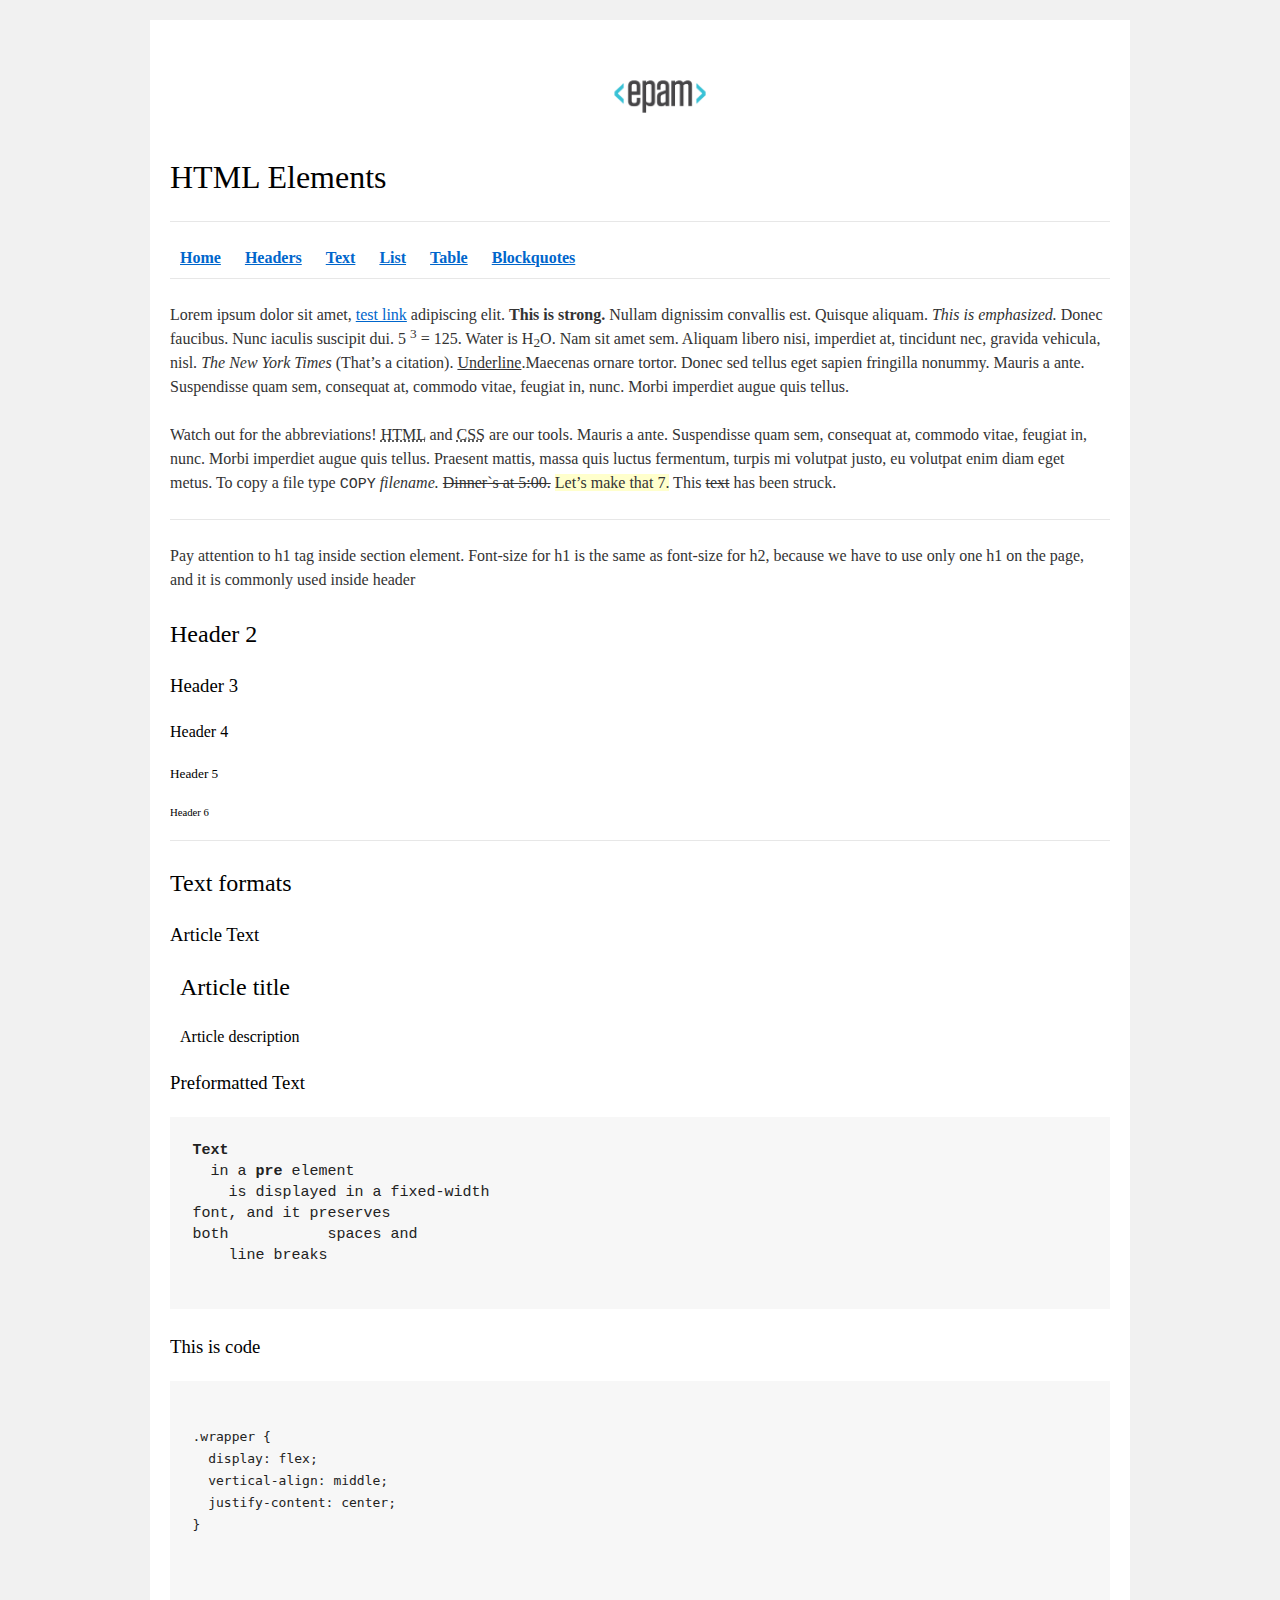
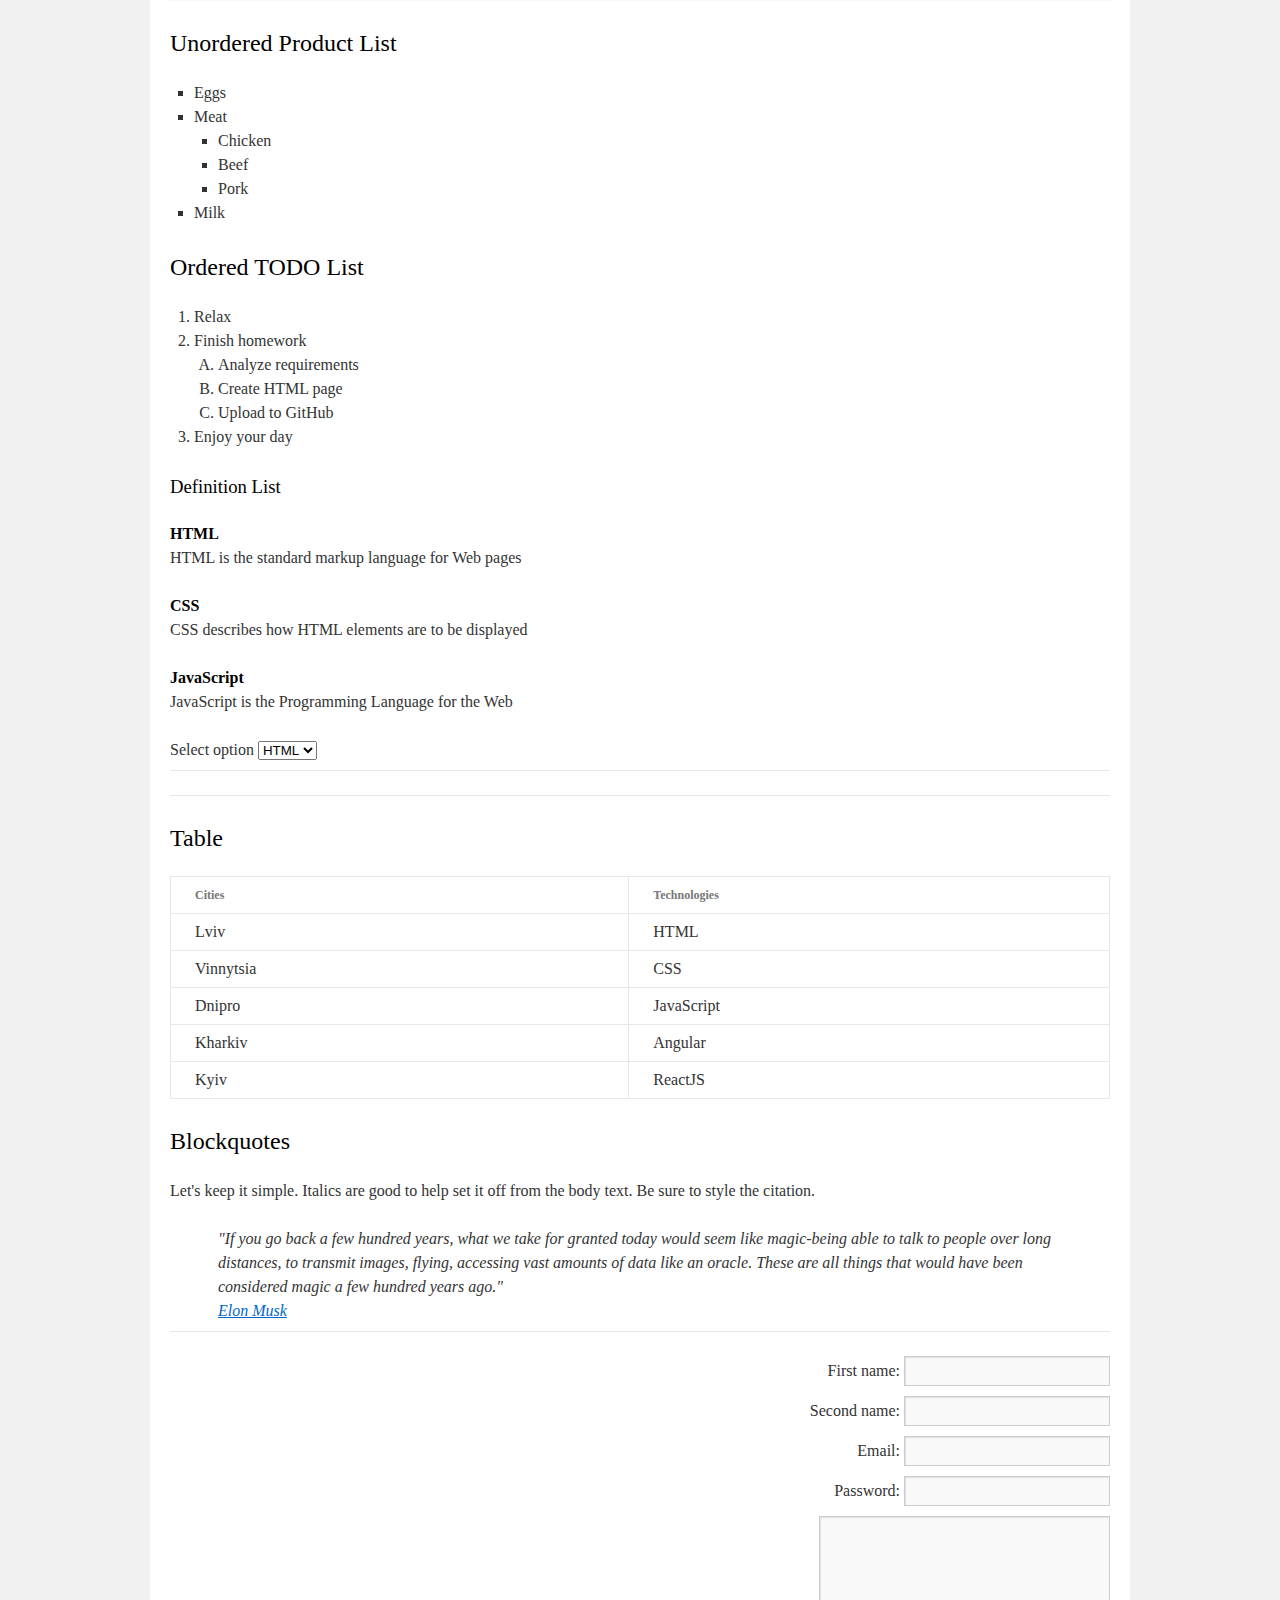
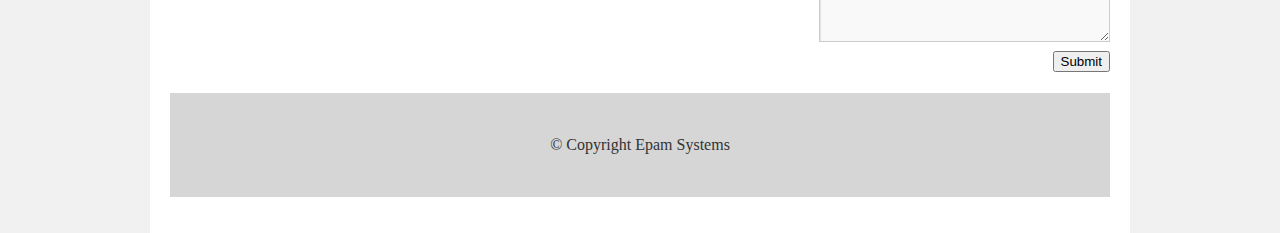
<file: FL11_HW1/homework/index.html>
<!DOCTYPE html>
<html lang="en">

<head>
  <meta charset="utf-8">
  <title>HTML Basics</title>
  <link rel="stylesheet" href="style.css">
</head>

<body>
  <div id="wrapper">
    <div id="main">
      <div id="container">
        <div id="content" role="main">
          <header>
            <img src="../homework/logo.png" alt="epam-logo">
            <h1>HTML Elements</h1>
            <hr>
                <nav>
                  <a href="#"><b>Home</b></a>
                  <a href="#Headers"><b>Headers</b></a>
                  <a href="#Text"><b>Text</b></a>
                  <a href="#List"><b>List</b></a>
                  <a href="#Table"><b>Table</b></a>
                  <a href="#Blockquotes"><b>Blockquotes</b></a>
                </nav>
            <hr>
            <p>Lorem ipsum dolor sit amet, <a href="#">test link</a> adipiscing elit. <strong>This is strong.</strong> Nullam dignissim convallis est. Quisque aliquam. <em>This is emphasized.</em> Donec faucibus. Nunc iaculis suscipit dui. 5 <sup>3</sup> = 125. Water is H<sub>2</sub>O. Nam sit amet sem. Aliquam libero nisi, imperdiet at, tincidunt nec, gravida vehicula, nisl. <cite>The New York Times</cite> (That&#8217;s a citation). <u>Underline</u>.Maecenas ornare tortor. Donec sed tellus eget sapien fringilla nonummy. Mauris a ante. Suspendisse quam sem, consequat at, commodo vitae, feugiat in, nunc. Morbi imperdiet augue quis tellus.</p>
            <p>Watch out for the abbreviations! <abbr title="HyperText Markup Language">HTML</abbr> and <abbr title="Cascading Style Sheets">CSS</abbr> are our tools. Mauris a ante. Suspendisse quam sem, consequat at, commodo vitae, feugiat in, nunc. Morbi imperdiet augue quis tellus. Praesent mattis, massa quis luctus fermentum, turpis mi volutpat justo, eu volutpat enim diam eget metus. To copy a file type <kbd>COPY</kbd> <i>filename.</i> <del>Dinner`s at 5:00.</del> <ins>Let&#8217;s make that 7.</ins> This <del>text</del> has been struck.</p>
            <hr>
          </header>
          <section id="Headers">
            <p>Pay attention to h1 tag inside section element. Font-size for h1 is the same as font-size for h2, because we have to use only one h1 on the page, and it is commonly used inside header</p>
            <h2>Header 2</h2>
              <h3>Header 3</h3> 
                <h4>Header 4</h4>
                  <h5>Header 5</h5>
                    <h6>Header 6</h6>
                    <hr>
          </section>
          <section id="Text">
            <h2>Text formats</h2>
            <h3>Article Text</h3>
          <article>
            <h2>Article title</h2>
            <h4>Article description</h4>
          </article>
        </section>
        <section>
            <h3>Preformatted Text</h3>
            <pre>
<b>Text</b> 
  in a <b>pre</b> element
    is displayed in a fixed-width
font, and it preserves
both           spaces and
    line breaks  
    </pre>
  </section>
  <section>
    <h3>This is code</h3>
    <pre>
      <code>
.wrapper {
  display: flex;
  vertical-align: middle;
  justify-content: center;
}
      </code>
    </pre>
    </section>      
        <section id="List">
          <h2>Unordered Product List</h2>
          <ul>
            <li>Eggs
              <li>Meat
                 <ul>
                  <li>Chicken</li>
                  <li>Beef</li>
                  <li>Pork</li>
                </ul>
              </li>
            <li>Milk</li>
          </ul>
            <h2>Ordered TODO List</h2>
              <ol>
                <li>Relax
                <li>Finish homework
              <ol>
                <li>Analyze requirements</li>
                <li>Create HTML page</li>
                <li>Upload to GitHub</li>
              </ol>
            </li>
                <li>Enjoy your day</li>
              </ol>
              <h3>Definition List</h3>
              <dl>
                <dt>HTML</dt>
                <dd>HTML is the standard markup language for Web pages</dd>
                <dt>CSS</dt>
                <dd>CSS describes how HTML elements are to be displayed</dd>
                <dt>JavaScript</dt>
                <dd>JavaScript is the Programming Language for the Web</dd>
              </dl>
              <label for="dropdown-menu">Select option</label>
              <select id="dropdown-menu" name="list">
                <option value="HTML">HTML</option>
                <option value="CSS">CSS</option>
                <option value="JS">JS</option>     
              </select>
        </section>
              <hr>
              <hr>
              <section id="Table">
                <h2>Table</h2>
                <table>
                  <thead>
                    <tr>
                      <th>Cities</th>
                      <th>Technologies</th>
                    </tr>
                  </thead>
                  <tbody>
                    <tr>
                      <td>Lviv</td>
                      <td>HTML</td>
                    </tr>
                    <tr>
                      <td>Vinnytsia</td>
                      <td>CSS</td>
                    </tr>
                    <tr>
                      <td>Dnipro</td>
                      <td>JavaScript</td>
                    </tr>
                    <tr>
                      <td>Kharkiv</td>
                      <td>Angular</td>
                    </tr>
                    <tr>
                      <td>Kyiv</td>
                      <td>ReactJS</td>
                    </tr>
                  </tbody>
                </table>
          </section>
          <section id="Blockquotes">
            <h2>Blockquotes</h2>
            <p>Let's keep it simple. Italics are good to help set it off from the body text. Be sure to style the citation.</p>
            <blockquote>"If you go back a few hundred years, what we take for granted today would seem like magic-being able to talk to people over long distances, to transmit images, flying, accessing vast amounts of data like an oracle. These are all things that would have been considered magic a few hundred years ago."
            <br><a href="#name">Elon Musk</a>
            </blockquote>
          </section>
          <hr>
          <form action="send">
            <fieldset>
            <label for="firstname">First name:</label>
            <input type="text" id ="firstname"> <br>
          </fieldset>
          <fieldset>
            <label for="secondname">Second name:</label>
            <input type="text" id ="secondname"> <br>
          </fieldset>
          <fieldset>
            <label for="email">Email:</label>
            <input type="email" id ="email"> <br>
          </fieldset>
          <fieldset>
            <label for="password">Password:</label> 
            <input type="password" id ="password"> <br>
          </fieldset>
          <fieldset>
            <label for="textarea"></label> 
            <textarea id="textarea" cols="30" rows="5"></textarea> <br>
          </fieldset>
            <button type="submit" id="submit">Submit</button>
          </form>
          <footer>
            <span>&copy; Copyright Epam Systems</span>
          </footer>
        </div>
      </div>
    </div>
  </div>
</body>
</html>
</file>
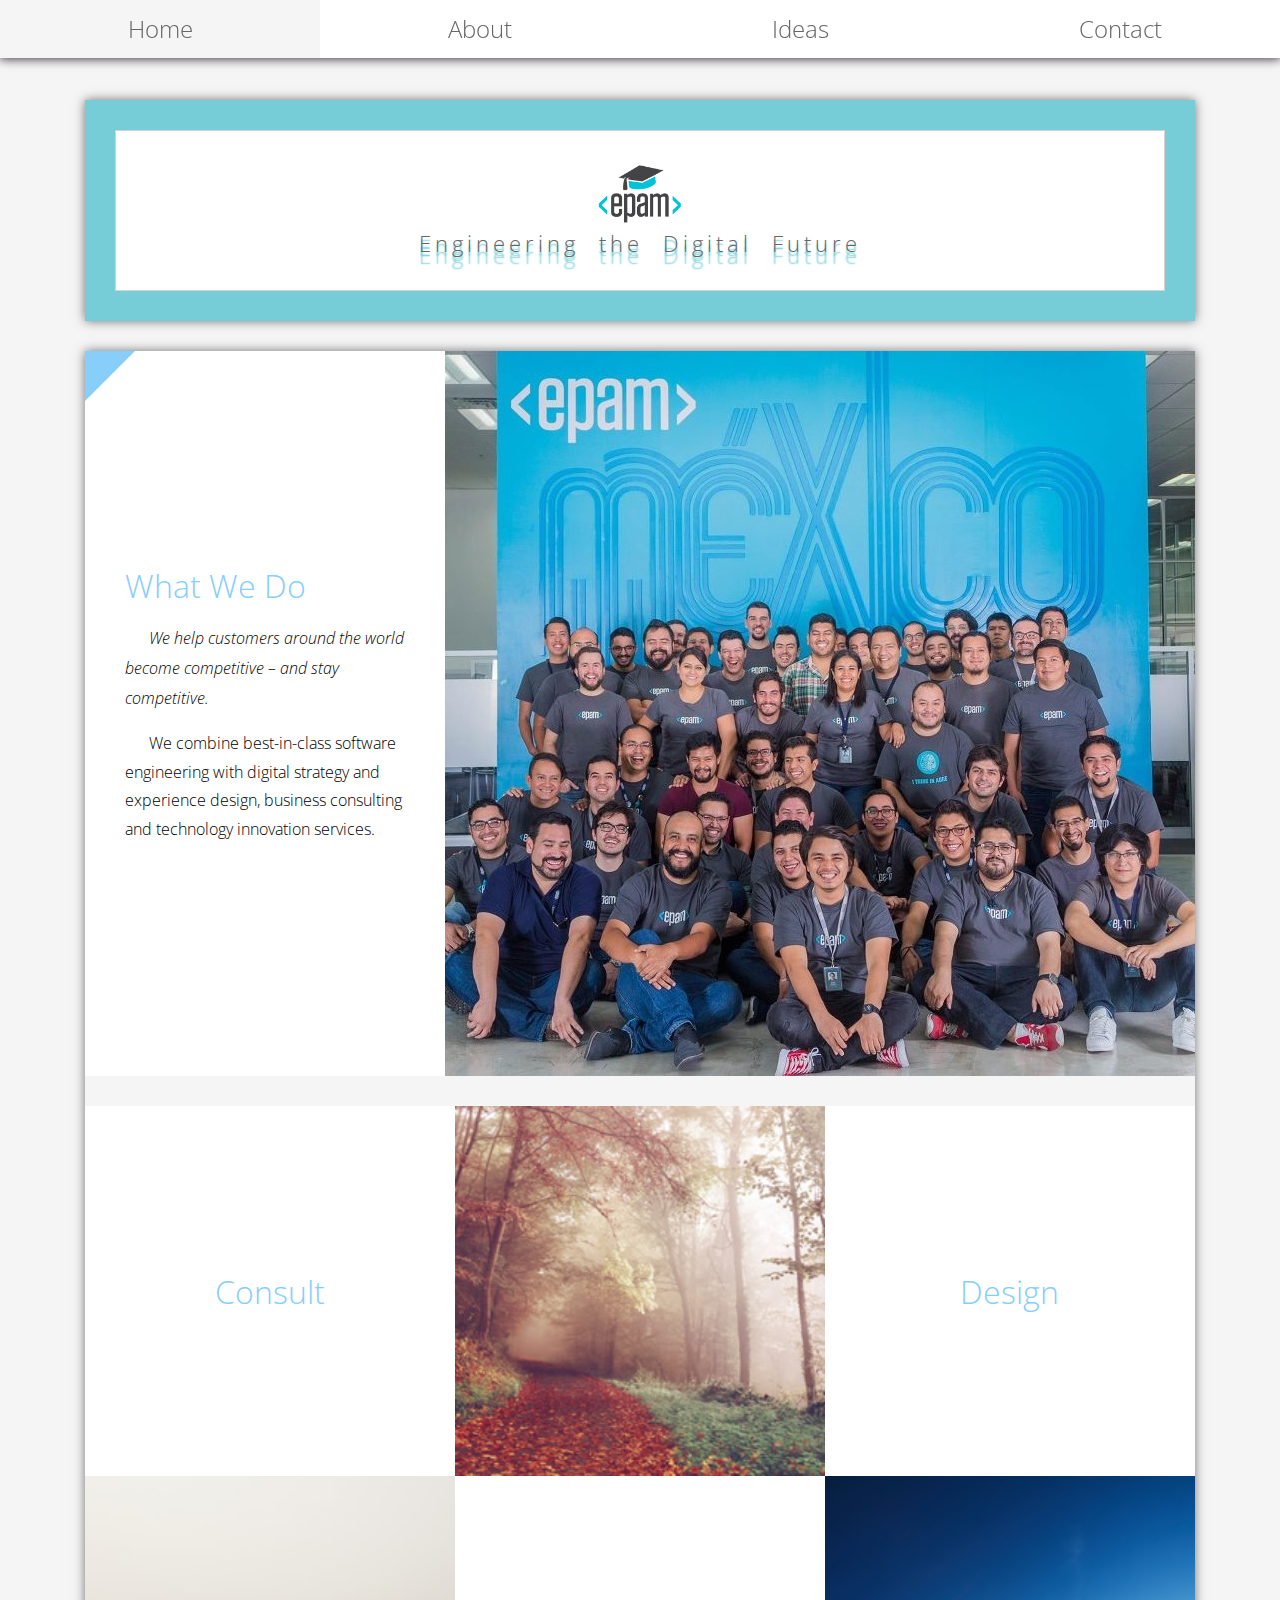
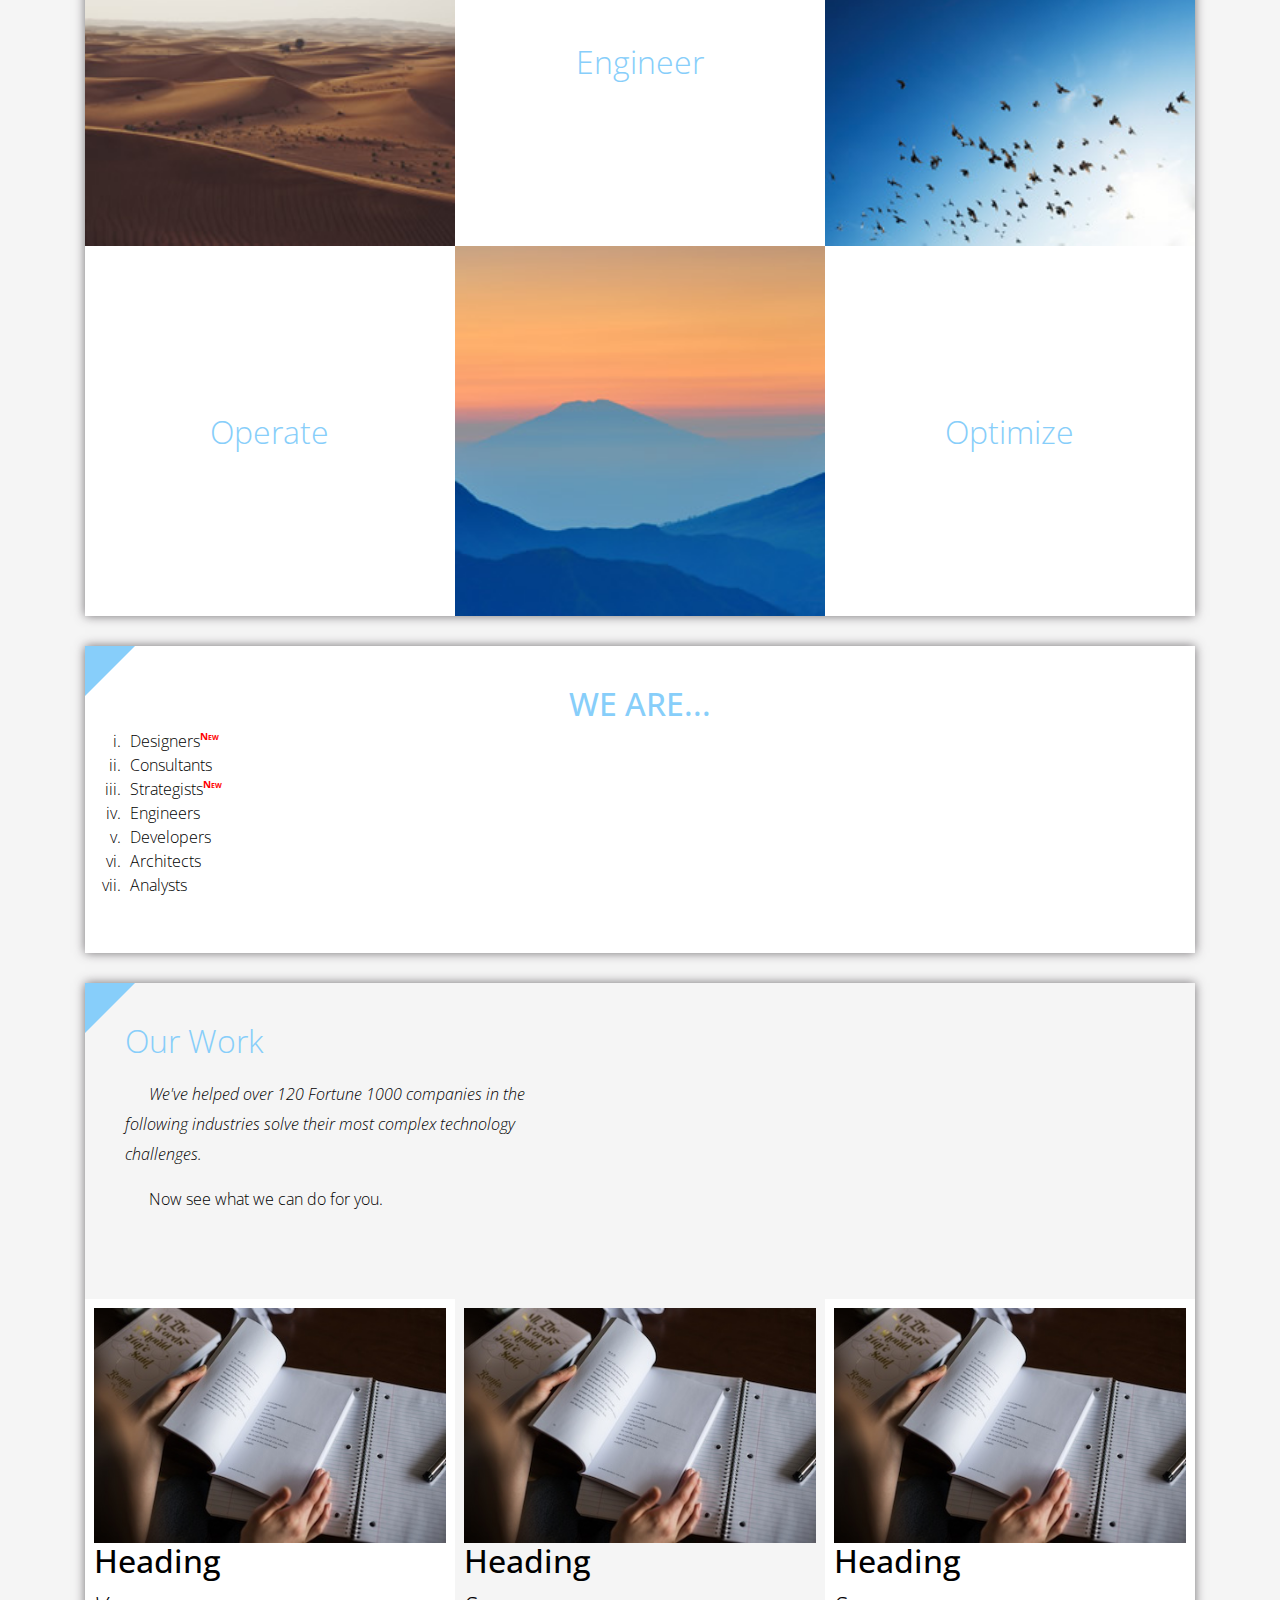
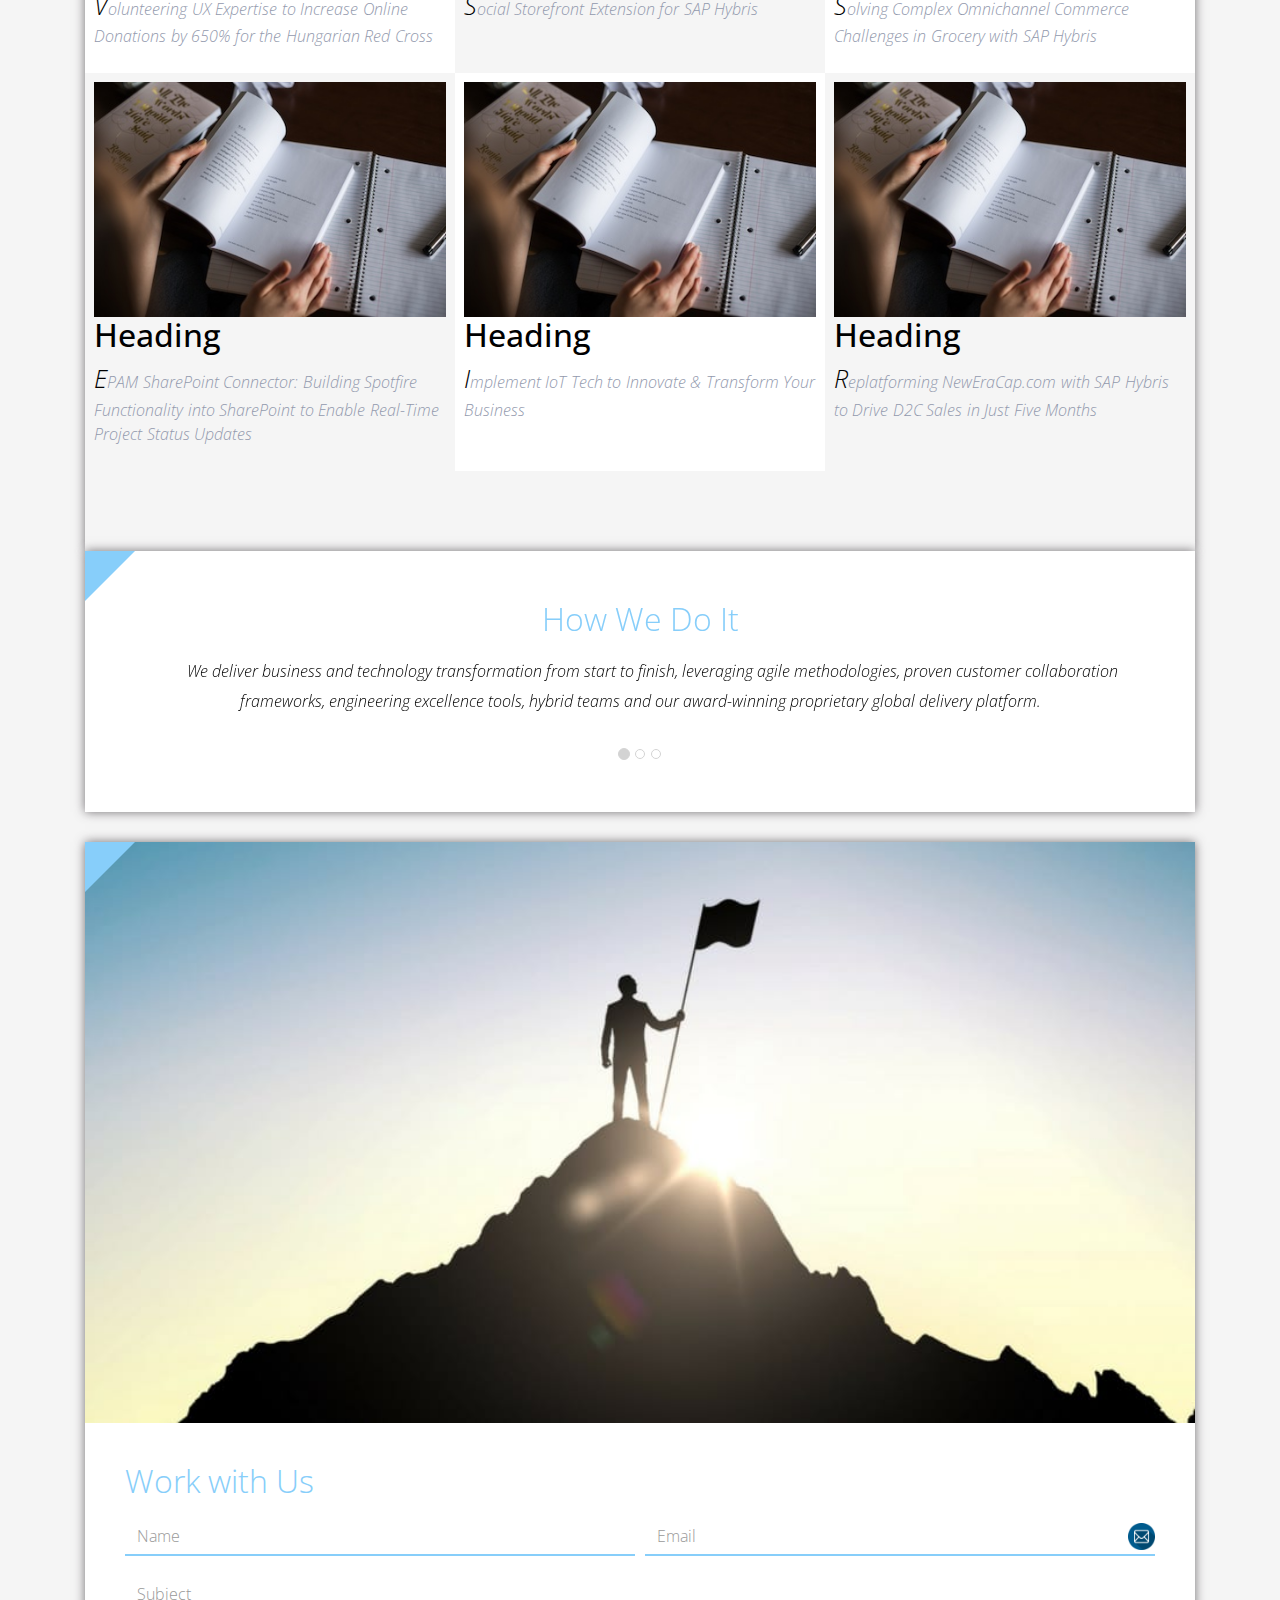
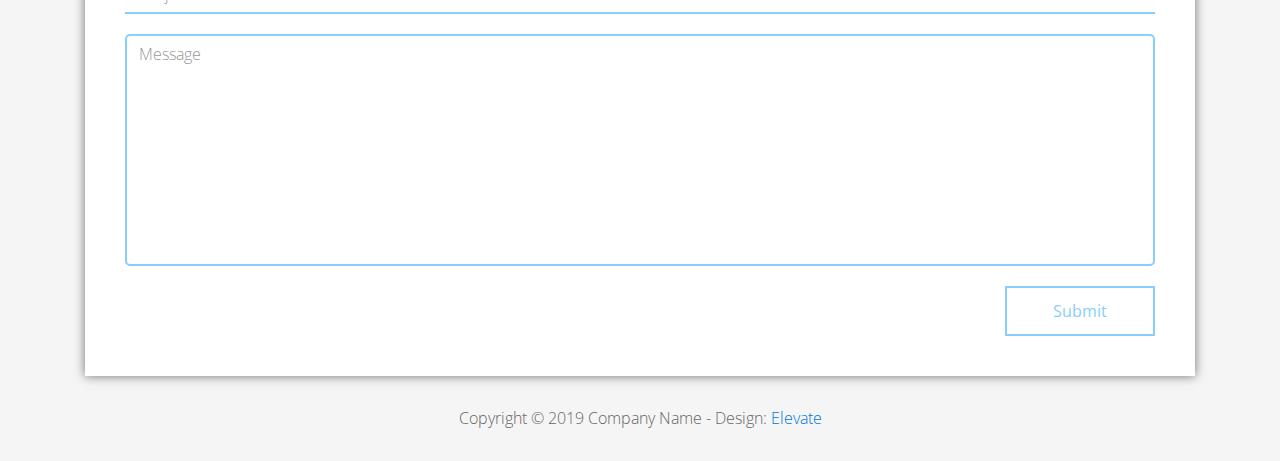
<file: FL11_HW2/homework/index.html>
<!DOCTYPE html>
<html lang="en">
<head>
  <meta charset="utf-8">
  <meta http-equiv="X-UA-Compatible" content="IE=edge">
  <meta name="viewport" content="width=device-width, initial-scale=1">

  <title>CSS Basics HW</title>



  <!-- load stylesheets -->
  <link rel="stylesheet" href="http://fonts.googleapis.com/css?family=Open+Sans:300,400">
  <!-- Google web font "Open Sans" -->
  <link rel="stylesheet" href="css/bootstrap.min.css">
  <!-- Bootstrap style -->
  <link rel="stylesheet" href="css/general.css">
  <link rel="stylesheet" href="css/style.css">
  <!-- Templatemo style -->
</head>

<body>
<div class="container">

  <div class="tm-sidebar">
    <nav class="tm-main-nav">
      <ul>
        <li class="tm-nav-item"><a href="#home" class="tm-nav-item-link">Home</a></li>
        <li class="tm-nav-item"><a href="#about" class="tm-nav-item-link">About</a></li>
        <li class="tm-nav-item"><a href="#ideas" class="tm-nav-item-link">Ideas</a></li>
        <li class="tm-nav-item"><a href="#contact" class="tm-nav-item-link">Contact</a></li>
      </ul>
    </nav>
  </div>

  <div class="tm-main-content">

    <div id="home" class="tm-content-box tm-content-header margin-b-10">
      <div class="tm-banner">
        <div class="tm-banner-inner">
          <img src="img/epam_logo.png" width="100" alt="">
          <p class="tm-banner-text">Engineering the Digital Future</p>
        </div>
      </div>
    </div>

    <section>
      <div class="tm-content-box flex-2-col">

        <div class="padding-medium flex-item tm-team-description-container flex-item">
          <h2 class="tm-section-title">What We Do</h2>
          <p class="tm-section-description">We help customers around the world become competitive – and stay competitive.</p>
          <p class="tm-section-description"> We combine best-in-class software engineering with digital strategy and experience design, business consulting and technology innovation services.</p>
        </div>
        <div class="flex-item tm-team-img">
          <img src="img/epam-mexico.jpg" alt="epam-mexico">
        </div>

      </div>

      <div id="about" class="tm-content-box">

        <ul class="boxes gallery-container">
          <li class="box box-bg">
            <h2 class="tm-section-title tm-section-title-box tm-box-bg-title">Consult</h2>
          </li>
          <li class="box">
            <a href="img/idea-large-01.jpg">
              <img src="img/idea-01.jpg" alt="Image" class="img-fluid thumbnail box-img">
            </a>
          </li>
          <li class="box box-bg">
            <h2 class="tm-section-title tm-section-title-box tm-box-bg-title">Design</h2>
          </li>
          <li class="box">
            <a href="img/idea-large-02.jpg">
              <img src="img/idea-02.jpg" alt="Image" class="img-fluid thumbnail box-img">
            </a>
          </li>
          <li class="box box-bg">
            <h2 class="tm-section-title tm-section-title-box tm-box-bg-title">Engineer</h2>
          </li>
          <li class="box">
            <a href="img/idea-large-03.jpg">
              <img src="img/idea-03.jpg" alt="Image" class="img-fluid thumbnail box-img">
            </a>
          </li>
          <li class="box box-bg">
            <h2 class="tm-section-title tm-section-title-box tm-box-bg-title">Operate</h2>
          </li>
          <li class="box">
            <a href="img/idea-large-04.jpg">
              <img src="img/idea-04.jpg" alt="Image" class="img-fluid thumbnail box-img">
            </a>
          </li>
          <li class="box box-bg">
            <h2 class="tm-section-title tm-section-title-box tm-box-bg-title">Optimize</h2>
          </li>
        </ul>

      </div>

    </section>

    <!-- slider -->
    <section class="heading tm-content-box">
      <div class="padding-medium">
        <h2> WE ARE...</h2>
        <ol>
          <li><a href="index.html" class="text">Designers</a></li>
          <li><a href="index.html">Consultants</a></li>
          <li><a href="#" class="text">Strategists</a></li>
          <li><a href="#">Engineers</a></li>
          <li><a href="#">Developers</a></li>
          <li><a href="#">Architects</a></li>
          <li><a href="#">Analysts</a></li>
        </ol>
      </div>
    </section>

    <section class="blocks">
      <div class="padding-medium flex-item tm-team-description-container">
        <h2 class="tm-section-title">Our Work</h2>
        <p class="tm-section-description">We've helped over 120 Fortune 1000 companies in the following industries solve their most complex technology challenges. </p>
        <p class="tm-section-description"> Now see what we can do for you.</p>
      </div>
      <div class="tm-content-box flex-2-col">
      </div>
      <div  class="tm-content-box">
        <ul class="boxes gallery-container">
          <li class="box box-work">
            <img src="img/study.jpeg" alt="Image" class="img-fluid">
            <div>
              <h2>Heading</h2>
              <p>Volunteering UX Expertise to Increase Online Donations by 650% for the Hungarian Red Cross</p>
            </div>
          </li>
          <li class="box box-work">
            <img src="img/study.jpeg" alt="Image" class="img-fluid">
            <div>
              <h2>Heading</h2>
              <p>Social Storefront Extension for SAP Hybris</p>
            </div>
          </li>
          <li class="box box-work">
            <img src="img/study.jpeg" alt="Image" class="img-fluid">
            <div>
              <h2>Heading</h2>
              <p>Solving Complex Omnichannel Commerce Challenges in Grocery with SAP Hybris</p>
            </div>
          </li>
          <li class="box box-work">
            <img src="img/study.jpeg" alt="Image" class="img-fluid">
            <div>
              <h2>Heading</h2>
              <p>EPAM SharePoint Connector: Building Spotfire Functionality into SharePoint to Enable Real-Time Project Status Updates</p>
            </div>
          </li>
          <li class="box box-work">
            <img src="img/study.jpeg" alt="Image" class="img-fluid">
            <div>
              <h2>Heading</h2>
              <p>Implement IoT Tech to Innovate &amp; Transform Your Business</p>
            </div>
          </li>
          <li class="box box-work">
            <img src="img/study.jpeg" alt="Image" class="img-fluid">
            <div>
              <h2>Heading</h2>
              <p>Replatforming NewEraCap.com with SAP Hybris to Drive D2C Sales in Just Five Months</p>
            </div>
          </li>
        </ul>

      </div>
    </section>

    <section id="ideas">
      <div id="tmCarousel" class="carousel slide tm-content-box" data-ride="carousel">

        <ol class="carousel-indicators">
          <li data-target="#tmCarousel" data-slide-to="0" class="active"></li>
          <li data-target="#tmCarousel" data-slide-to="1" class=""></li>
          <li data-target="#tmCarousel" data-slide-to="2" class=""></li>
        </ol>

        <div class="carousel-inner" role="listbox">

          <div class="carousel-item active">
            <div class="carousel-content">
              <div class="flex-item">
                <h2 class="tm-section-title">How We Do It</h2>
                <p class="tm-section-description carousel-description">We deliver business and technology transformation from start to finish, leveraging agile methodologies, proven customer collaboration frameworks, engineering excellence tools, hybrid teams and our award-winning proprietary global delivery platform.</p>
              </div>
            </div>
          </div>

          <div class="carousel-item">
            <div class="carousel-content">
              <div class="flex-item">
                <h2 class="tm-section-title">Our Clients</h2>
                <p class="tm-section-description carousel-description">Lorem ipsum dolor sit amet,
                  consectetur adipiscing elit. Quisque vel nisi pharetra nibh varius pharetra ac
                  sagittis nisi. Etiam pharetra vestibulum hendrerit. Pellentesque interdum metus
                  sed massa rutrum.</p>
              </div>
            </div>
          </div>

          <div class="carousel-item">
            <div class="carousel-content">
              <div class="flex-item">
                <h2 class="tm-section-title">Our Projects</h2>
                <p class="tm-section-description carousel-description">Donec ex libero, fringilla
                  vitae purus sit amet, rhoncus pharetra lorem. Pellentesque id sem id lacus
                  ultricies vehicula. Aliquam rutrum mi non. Pellentesque interdum metus sed massa
                  rutrum.</p>
              </div>
            </div>
          </div>

        </div>

      </div>
    </section>

    <section class="tm-content-box">
      <img src="img/contact-us.jpg" alt="Contact image" class="img-fluid img-contact-us">

      <div id="contact" class="padding-medium">
        <h2 class="tm-section-title">Work with Us</h2>
        <form action="#contact" method="get" class="contact-form">

          <div class="form-group col-xs-12 col-sm-12 col-md-6 col-lg-6 form-group-2-col-left">
            <input type="text" id="contact_name" name="contact_name" class="form-control"
                   placeholder="Name" required/>
          </div>
          <div class="form-group col-xs-12 col-sm-12 col-md-6 col-lg-6 form-group-2-col-right mandatory-field">
            <input type="email" id="contact_email" name="contact_email" class="form-control"
                   placeholder="Email" required/>
          </div>
          <div class="form-group">
            <input type="text" id="contact_subject" name="contact_subject" class="form-control"
                   placeholder="Subject" required/>
          </div>
          <div class="form-group">
            <textarea id="contact_message" name="contact_message" class="form-control" rows="9"
                      placeholder="Message" required></textarea>
          </div>

          <button type="submit" class="btn btn-primary submit-btn">Submit</button>

        </form>
      </div>
    </section>

    <footer class="tm-footer">
      <p class="text-xs-center">Copyright &copy; 2019 Company Name

        - Design: <a rel="nofollow" href="http://www.templatemo.com/tm-481-elevate"
                     target="_parent">Elevate</a></p>
    </footer>

  </div>

</div>

</body>
</html>
</file>
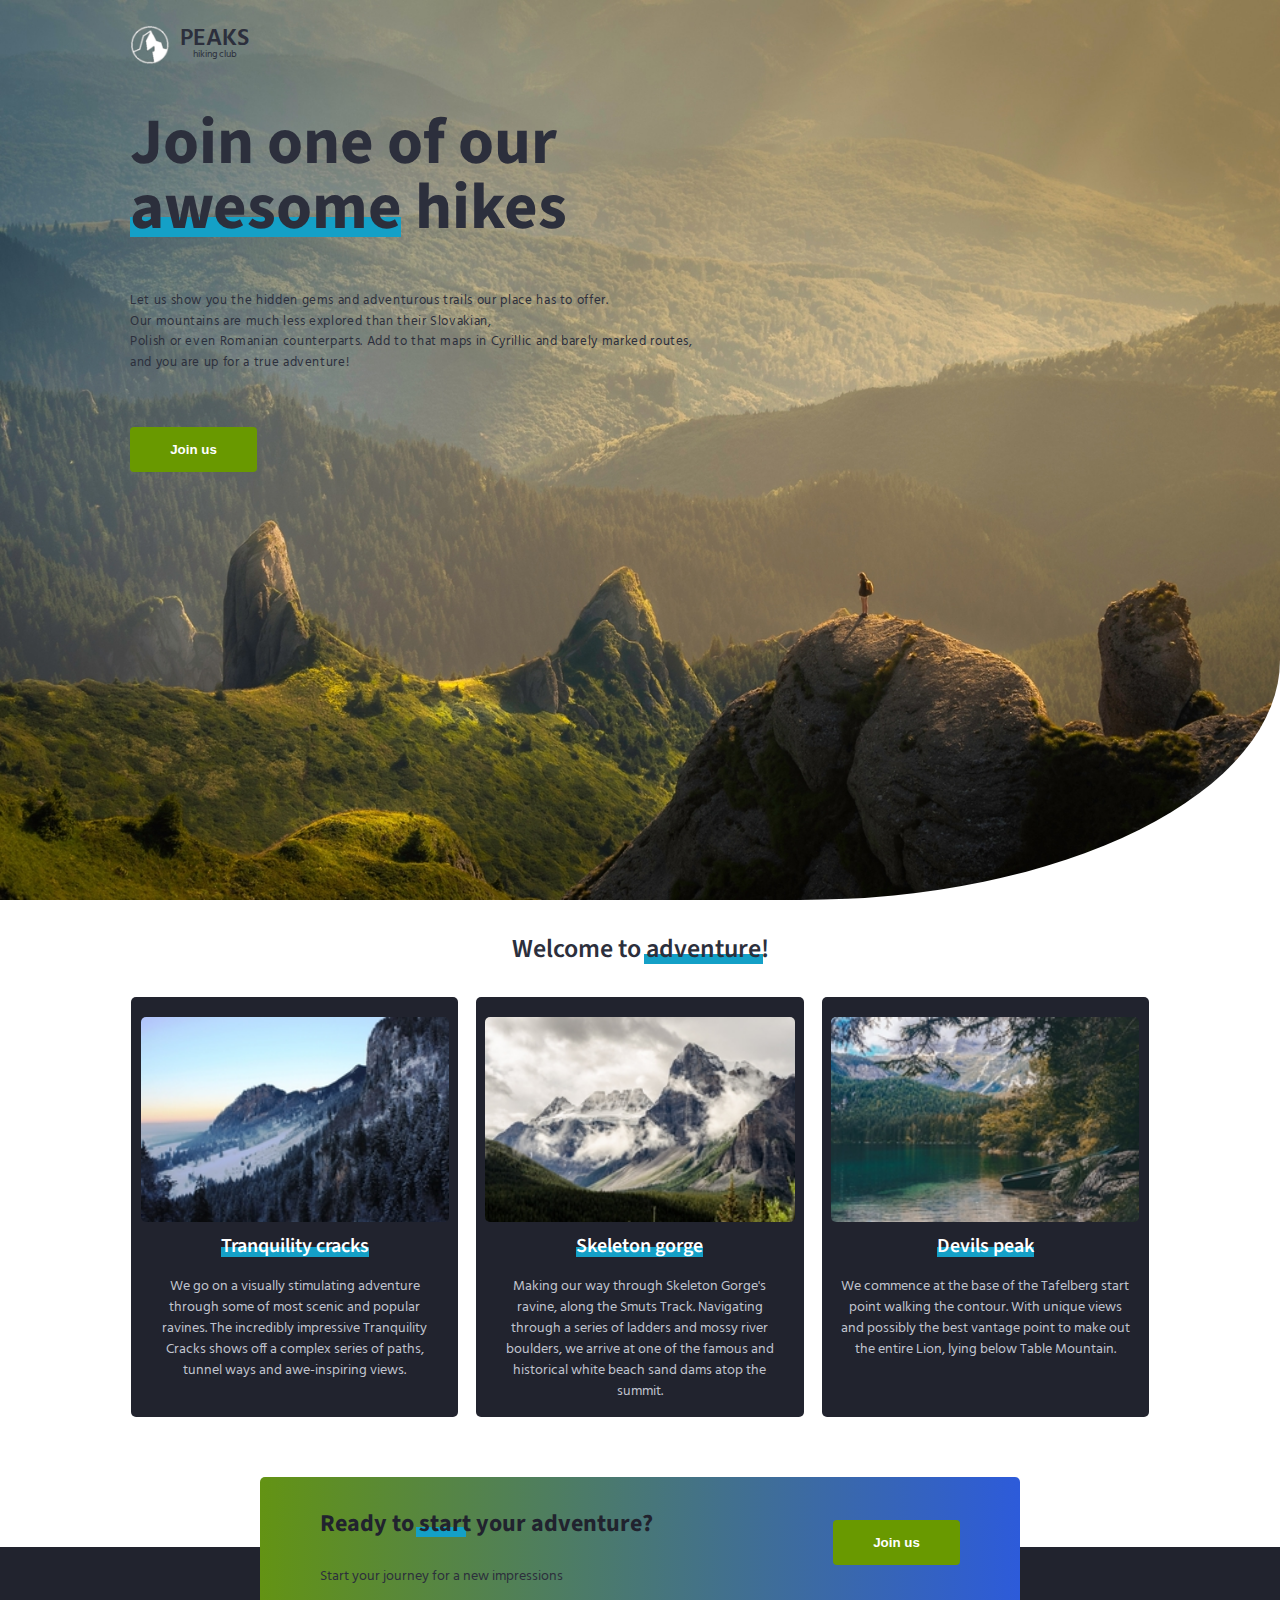
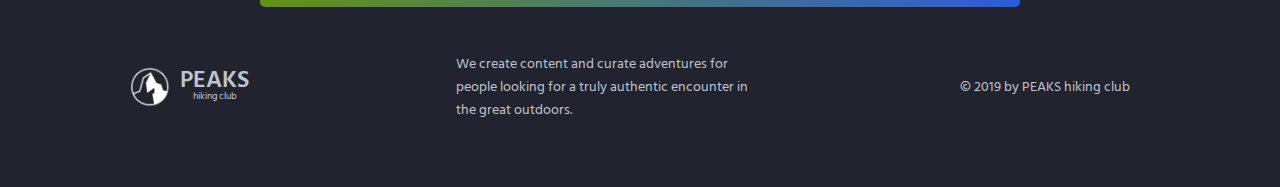
<file: FL11_HW3/homework/index.html>
<!DOCTYPE html>
<html lang="en">

  <head>
    <meta charset="UTF-8">
    <meta name="viewport" content="width=device-width, initial-scale=1.0">
    <meta http-equiv="X-UA-Compatible" content="ie=edge">
    <link href="https://fonts.googleapis.com/css?family=Hind:400,600%7CSource+Sans+Pro:400,600,700%7CFresca" rel="stylesheet"/>

    <!-- Styles should be switched here: -->

    <link rel="stylesheet" type="text/css" href="css/style1.css">
<!--     <link rel="stylesheet" type="text/css" href="css/style2.css">-->

    <title>PEAKS hiking club</title>
  </head>

  <body>
    <header class="header">
      <div class="header-wrap">
        <div class="landing-logo">
          <img src="img/m-logo.png" alt="logo" />
          <p>PEAKS<span>hiking club</span></p>
        </div>
        <p class="header_heading">
          Join one of our awesome hikes
        </p>
        <p class="header_text">
          Let us show you the hidden gems and adventurous trails our place has to offer.
          Our mountains are much less explored than their Slovakian,
          Polish or even Romanian counterparts. Add to that maps in Cyrillic and barely marked routes,
          and you are up for a true adventure!
        </p>
        <button class="header_button">Join us</button>
      </div>
    </header>
    <main class="section">
      <p class="section_text">
        Welcome to adventure!
      </p>
      <div class="section_card_wrap">
        <div class="section_card">
          <img class="section_card_img"
               src="img/m-1.jpg"
               alt="experts"/>
          <p class="section_card_heading">
            Tranquility cracks
            <span class="section_card_underline"></span>
          </p>
          <p class="section_card_text">
            We go on a visually stimulating adventure through some of most scenic and popular ravines.
            The incredibly impressive Tranquility Cracks shows off a complex series of paths, tunnel ways and awe-inspiring views.
          </p>
        </div>
        <div class="section_card">
          <img class="section_card_img"
               src="img/m-2.jpg"
               alt="content formats"/>
          <p class="section_card_heading">
            Skeleton gorge
            <span class="section_card_underline"></span>
          </p>
          <p class="section_card_text">
            Making our way through Skeleton Gorge's ravine, along the Smuts Track.
            Navigating through a series of ladders and mossy river boulders, we arrive at one of the famous and historical white beach sand dams atop the summit.
          </p>
        </div>
        <div class="section_card">
          <img class="section_card_img"
               src="img/m-3.jpg"
               alt="certificate"/>
          <p class="section_card_heading">
            Devils peak
            <span class="section_card_underline"></span>
          </p>
          <p class="section_card_text">
            We commence at the base of the Tafelberg start point walking the contour.
            With unique views and possibly the best vantage point to make out the entire Lion, lying below Table Mountain.
          </p>
        </div>
      </div>
      <div class="section_banner">
        <div class="section_banner_text_wrap">
          <p class="section_banner_heading">
            Ready to start your adventure?
          </p>
          <p class="section_banner_text">
            Start your journey for a new impressions
          </p>
        </div>
        <button class="section_banner_button">Join us</button>
      </div>
    </main>
    <footer class="footer">
      <div class="footer-wrap">
        <div class="footer_logo landing-logo">
          <img src="img/m-logo.png" alt="logo" />
          <p>PEAKS<span>hiking club</span></p>
        </div>
        <p class="footer_text">
          We create content  and curate adventures for  people looking for a truly authentic encounter in the great outdoors.
        </p>
        <span class="footer-cr">
          &copy; 2019 by PEAKS hiking club
        </span>
      </div>
    </footer>
  </body>

</html>
</file>
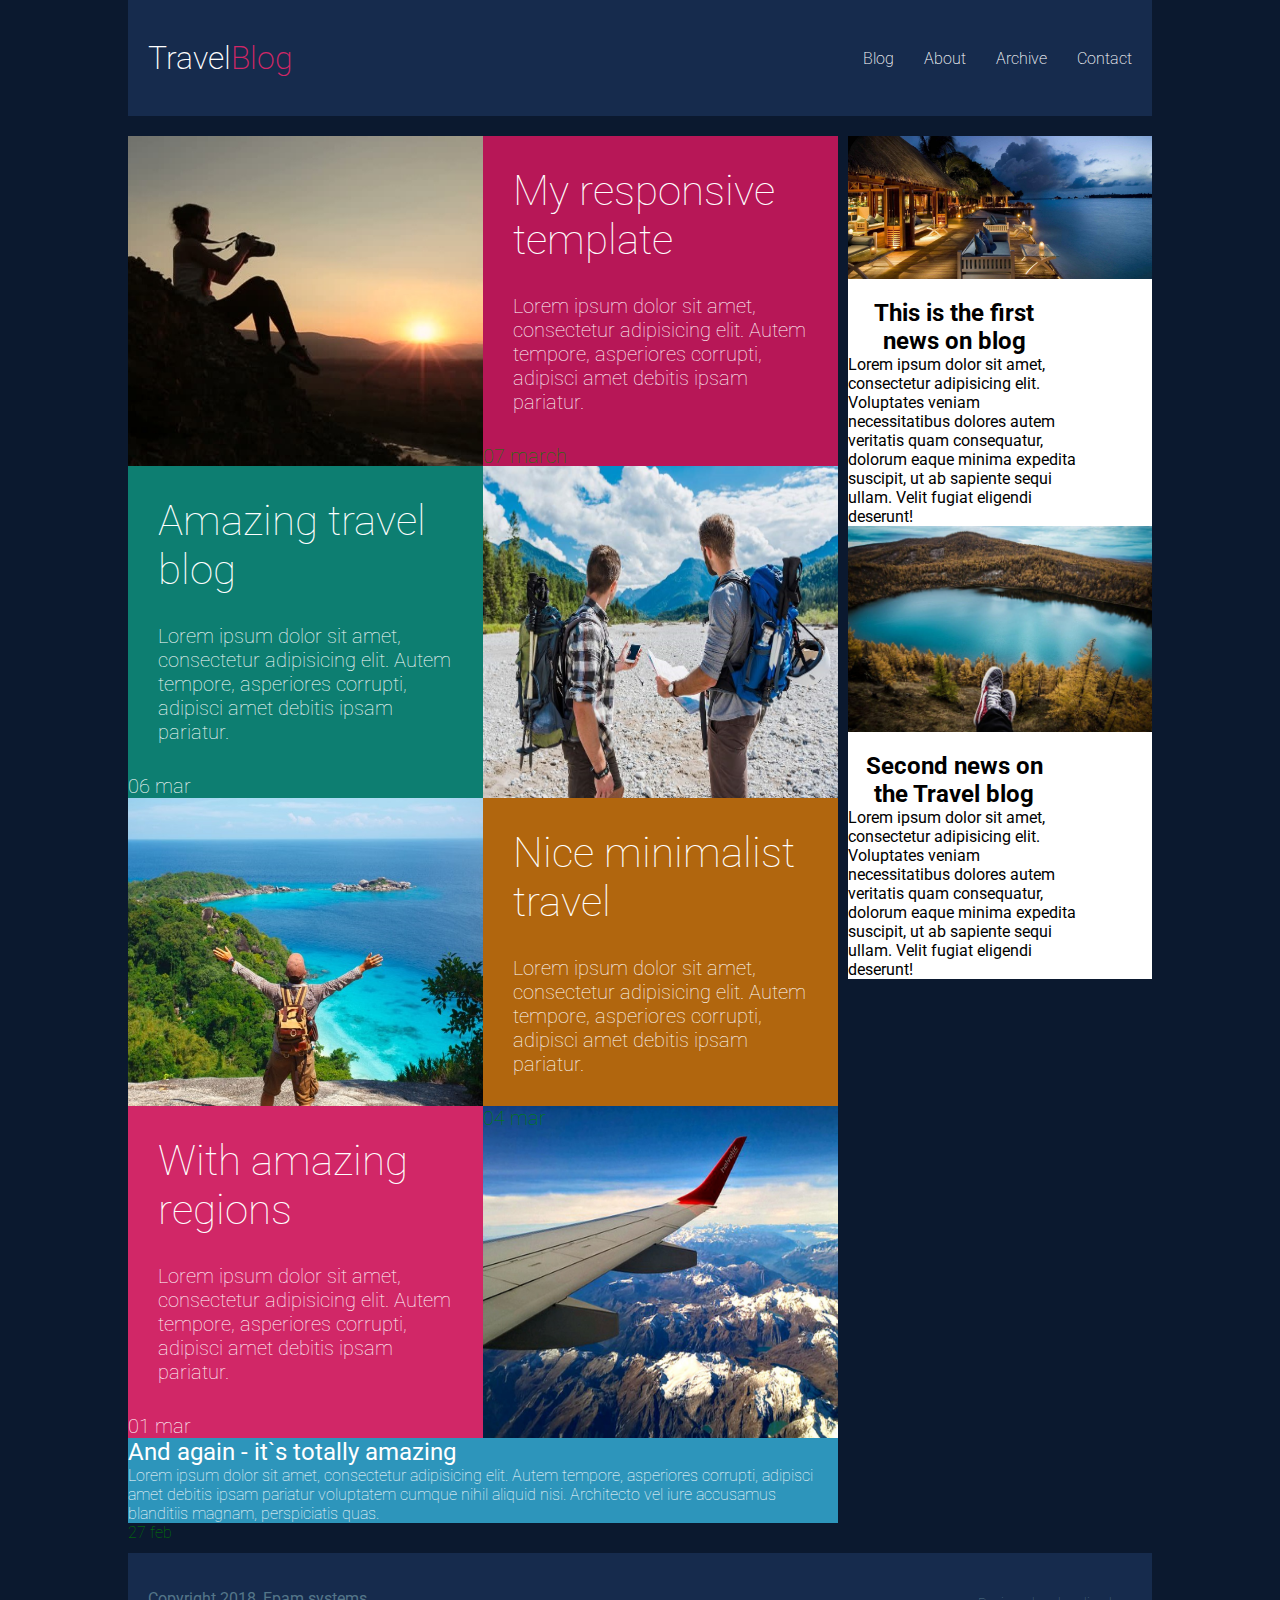
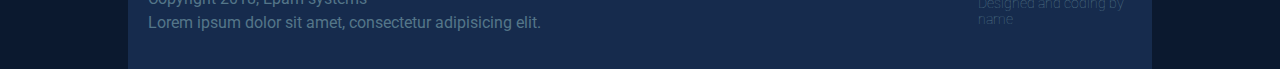
<file: FL11_HW5/homework/index.html>
<!DOCTYPE html>
<html lang="zxx">
<head>
  <meta charset="UTF-8">
  <meta name="viewport" content="width=device-width, initial-scale=1.0">
  <meta http-equiv="X-UA-Compatible" content="ie=edge">
  <link rel="stylesheet" href="css/styles.css">
  <link href='https://fonts.googleapis.com/css?family=Roboto:400,100,300,700&subset=latin,latin-ext' rel='stylesheet' type='text/css'>      
  <title>Responsive</title>
</head>
<body>
  <header class="header">
    <div class="header_inner">
      <div class="burger">
        <span></span>
        <span></span>
        <span></span>
      </div>
    	<div class="header_logo">
  			<h1 class="header_logo-text">Travel<span class="color">Blog</span></h1>
      </div>
  		<nav class="header_nav">
  			<a class="header_link" href="#">Blog</a>
  			<a class="header_link" href="#">About</a>
  			<a class="header_link" href="#">Archive</a>
  			<a class="header_link" href="#">Contact</a>
  		</nav>
    </div>
  </header>
  <main class="container">
  	<div class="container_wrapper">
      <div class="container_row">
    		<div class="container_wrap img-wrap">
    			<img class="container_img" src="img/post1.jpg" alt="#">
        </div>
    		<div class="container_wrap text-wrap post-1">
    			<article>
        			<h2>My responsive template</h2>
        			<p>
        				Lorem ipsum dolor sit amet, consectetur adipisicing elit. Autem tempore, asperiores corrupti, adipisci amet debitis ipsam pariatur.
        			</p>
        			<div class="container_data">
        					<span class="date_time-right">07 march</span>
        			</div>
  	      </article>
  	    </div>
      </div>

      <div class="container_row">
        <div class="container_wrap img-wrap">
          <img class="container_img" src="img/post2.jpg" alt="#">
        </div>
        <div class="container_wrap text-wrap post-2">
    			<article>
      			<h2>Amazing travel blog</h2>
      			<p>
      				Lorem ipsum dolor sit amet, consectetur adipisicing elit. Autem tempore, asperiores corrupti, adipisci amet debitis ipsam pariatur.
      			</p>
      			<div class="container_data">
      					<span class="date_time-left">06 mar</span>
      			</div>
  	      </article>
  	    </div>
      </div>
      <div class="container_row">
    		<div class="container_wrap img-wrap">
      			<img class="container_img" src="img/post3.jpg" alt="#">
      	</div>
  	    <div class="container_wrap text-wrap post-3">
    			<article>
      			<h2>Nice minimalist travel</h2>
      			<p>
      				Lorem ipsum dolor sit amet, consectetur adipisicing elit. Autem tempore, asperiores corrupti, adipisci amet debitis ipsam pariatur.
      			</p>
        		<div class="container_data">
        			<span class="date_time-right">04 mar</span>
        		</div>
  	      </article>
  	    </div>
      </div>
      <div class="container_row">
        <div class="container_wrap img-wrap">
          <img class="container_img" src="img/post4.jpg" alt="#">
        </div>
    		<div class="container_wrap text-wrap post-4">
      			<article>
        			<h2>With amazing regions</h2>
        			<p>
        				Lorem ipsum dolor sit amet, consectetur adipisicing elit. Autem tempore, asperiores corrupti, adipisci amet debitis ipsam pariatur.
        			</p>
        			<div class="container_data">
        				<span class="date_time-left">01 mar</span>
        			</div>
    		    </article>
    		</div>
      </div>
		  <div class="container_block post-5">
  			<article class="container_block-text">
    			<h2>And again - it`s totally amazing</h2>
    			<p>
    				Lorem ipsum dolor sit amet, consectetur adipisicing elit. Autem tempore, asperiores corrupti, adipisci amet debitis ipsam pariatur voluptatem cumque nihil aliquid nisi. Architecto vel iure accusamus blanditiis magnam, perspiciatis quas.
    			</p>
    			<div class="container_data">
    				<span class="date_time-right">27 feb</span>
    			</div>
        </article>
      </div>
    </div> 
    <aside class="aside">
      <article class="aside_blog">
        <div class="aside_blog-item">
          <img class="aside_blog-img" src="img/news1.jpg" alt="#">
        </div>
        <h2>This is the first news on blog</h2> 
        <p class="aside_blog item-text">Lorem ipsum dolor sit amet, consectetur adipisicing elit. Voluptates veniam necessitatibus dolores autem veritatis quam consequatur, dolorum eaque minima expedita suscipit, ut ab sapiente sequi ullam. Velit fugiat eligendi deserunt!</p>
      </article>
      <article class="aside_blog">
        <div class="aside_blog-item">
          <img class="aside_blog-img" src="img/news2.jpg" alt="#">
        </div>
        <h2>Second news on the Travel blog</h2>
        <p class="aside_blog item-text">Lorem ipsum dolor sit amet, consectetur adipisicing elit. Voluptates veniam necessitatibus dolores autem veritatis quam consequatur, dolorum eaque minima expedita suscipit, ut ab sapiente sequi ullam. Velit fugiat eligendi deserunt!</p>
      </article>
    </aside>
  </main>  
  <footer class="footer">
  	   <div class="footer_copyright">
    		<span>Copyright 2018, Epam systems</span>
    		<p>Lorem ipsum dolor sit amet, consectetur adipisicing elit.</p>
  	   </div>
  	<div class="signature">
  		<span>Designed and coding by name</span>
  	</div>
  </footer>
</body>
</html>
</file>
<file: FL11_HW1/homework/style.css>
html,body,div,span,applet,object,iframe,h1,h2,h3,h4,h5,h6,p,blockquote,pre,a,abbr,acronym,address,big,cite,code,del,dfn,em,font,img,ins,kbd,q,s,samp,small,strike,strong,sub,sup,tt,var,b,u,i,center,dl,dt,dd,ol,ul,li,fieldset,form,label,legend,table,caption,tbody,tfoot,thead,tr,th,td{background:transparent;border:0;margin:0;padding:0;vertical-align:baseline}body{line-height:1}h1,h2,h3,h4,h5,h6{clear:both;font-weight:normal}ol,ul{list-style:none}blockquote{quotes:none}blockquote:before,blockquote:after{content:'';content:none}del{text-decoration:line-through}table{border-collapse:collapse;border-spacing:0}a img{border:0}#container{float:left;margin:0 -240px 0 0;width:100%}#primary,#secondary{float:right;overflow:hidden;width:220px}#secondary{clear:right}#footer{clear:both;width:100%}.one-column #content{margin:0 auto;width:640px}.single-attachment #content{margin:0 auto;width:900px}body,input,textarea,.page-title span,.pingback a.url{font-family:Georgia,"Bitstream Charter",serif}h3#comments-title,h3#reply-title,#access .menu,#access div.menu ul,#cancel-comment-reply-link,.form-allowed-tags,#site-info,#site-title,#wp-calendar,.comment-meta,.comment-body tr th,.comment-body thead th,.entry-content label,.entry-content tr th,.entry-content thead th,.entry-meta,.entry-title,.entry-utility,#respond label,.navigation,.page-title,.pingback p,.reply,.widget-title,.wp-caption-text{font-family:"Helvetica Neue",Arial,Helvetica,"Nimbus Sans L",sans-serif}input[type="submit"]{font-family:"Helvetica Neue",Arial,Helvetica,"Nimbus Sans L",sans-serif}pre{font-family:"Courier 10 Pitch",Courier,monospace}code{font-family:Monaco,Consolas,"Andale Mono","DejaVu Sans Mono",monospace}#access .menu-header,div.menu,#colophon,#branding,#main,#wrapper{margin:0 auto;width:940px}#wrapper{background:#fff;margin-top:20px;padding:0 20px}#footer-widget-area{overflow:hidden}#footer-widget-area .widget-area{float:left;margin-right:20px;width:220px}#footer-widget-area #fourth{margin-right:0}#site-info{float:left;font-size:14px;font-weight:bold;width:700px}#site-generator{float:right;width:220px}body{background:#f1f1f1}body,input,textarea{color:#666;font-size:12px;line-height:18px}hr{background-color:#e7e7e7;border:0;clear:both;height:1px;margin-bottom:18px}p{margin-bottom:18px}ul{list-style:square;margin:0 0 18px 1.5em}ol{list-style:decimal;margin:0 0 18px 1.5em}ol ol{list-style:upper-alpha}ol ol ol{list-style:lower-roman}ol ol ol ol{list-style:lower-alpha}ul ul,ol ol,ul ol,ol ul{margin-bottom:0}dl{margin:0 0 24px 0}dt{font-weight:bold}dd{margin-bottom:18px}strong{font-weight:bold}cite,em,i{font-style:italic}big{font-size:131.25%}ins{background:#ffc;text-decoration:none}blockquote{font-style:italic;padding:0 3em}blockquote cite,blockquote em,blockquote i{font-style:normal}pre{background:#f7f7f7;color:#222;line-height:18px;margin-bottom:18px;overflow:auto;padding:1.5em}abbr,acronym{cursor:help}sup,sub{height:0;line-height:1;position:relative;vertical-align:baseline}sup{bottom:1ex}sub{top:.5ex}small{font-size:smaller}input{margin-bottom:10px}input[type="text"],input[type="password"],input[type="email"],input[type="url"],input[type="number"],textarea{background:#f9f9f9;border:1px solid #ccc;box-shadow:inset 1px 1px 1px rgba(0,0,0,0.1);-moz-box-shadow:inset 1px 1px 1px rgba(0,0,0,0.1);-webkit-box-shadow:inset 1px 1px 1px rgba(0,0,0,0.1);padding:2px}a:link{color:#06c}a:visited{color:#743399}a:active,a:hover{color:#ff4b33}.screen-reader-text{clip:rect(1px,1px,1px,1px);overflow:hidden;position:absolute !important;height:1px;width:1px}#header{padding:30px 0 0 0}#site-title{float:left;font-size:30px;line-height:36px;margin:0 0 18px 0;width:700px}#site-title a{color:#000;font-weight:bold;text-decoration:none}#site-description{color:#000;clear:right;float:right;font-style:italic;margin:15px 0 18px 0;opacity:.65;width:220px}#branding img{border-top:4px solid #000;border-bottom:1px solid #000;display:block;float:left}#access{background:#000;display:block;float:left;margin:0 auto;width:940px}#access .menu-header,div.menu{font-size:13px;margin-left:12px;width:928px}#access .menu-header ul,div.menu ul{list-style:none;margin:0}#access .menu-header li,div.menu li{float:left;position:relative}#access a{color:#aaa;display:block;line-height:38px;padding:0 10px;text-decoration:none}#access ul ul{box-shadow:0 3px 3px rgba(0,0,0,0.2);-moz-box-shadow:0 3px 3px rgba(0,0,0,0.2);-webkit-box-shadow:0 3px 3px rgba(0,0,0,0.2);display:none;position:absolute;top:38px;left:0;float:left;width:180px;z-index:99999}#access ul ul li{min-width:180px}#access ul ul ul{left:100%;top:0}#access ul ul a{background:#333;line-height:1em;padding:10px;width:160px;height:auto}#access li:hover>a,#access ul ul:hover>a{background:#333;color:#fff}#access ul li:hover>ul{display:block}#access ul li.current_page_item>a,#access ul li.current_page_ancestor>a,#access ul li.current-menu-ancestor>a,#access ul li.current-menu-item>a,#access ul li.current-menu-parent>a{color:#fff}* html #access ul li.current_page_item a,* html #access ul li.current_page_ancestor a,* html #access ul li.current-menu-ancestor a,* html #access ul li.current-menu-item a,* html #access ul li.current-menu-parent a,* html #access ul li a:hover{color:#fff}#main{clear:both;overflow:hidden;padding:40px 0 0 0}#content{margin-bottom:36px}#content,#content input,#content textarea{color:#333;font-size:16px;line-height:24px}#content p,#content ul,#content ol,#content dd,#content pre,#content hr{margin-bottom:24px}#content ul ul,#content ol ol,#content ul ol,#content ol ul{margin-bottom:0}#content pre,#content kbd,#content tt,#content var{font-size:15px;line-height:21px}#content code{font-size:13px}#content dt,#content th{color:#000}#content h1,#content h2,#content h3,#content h4,#content h5,#content h6{color:#000;line-height:1.5em;margin:0 0 20px 0}#content table{border:1px solid #e7e7e7;margin:0 -1px 24px 0;text-align:left;width:100%}#content tr th,#content thead th{color:#777;font-size:12px;font-weight:bold;line-height:18px;padding:9px 24px;border-right:1px solid #e7e7e7}#content tr td{border-top:1px solid #e7e7e7;padding:6px 24px;border-right:1px solid #e7e7e7}#content tr.odd td{background:#f2f7fc}.hentry{margin:0 0 48px 0}.home .sticky{background:#f2f7fc;border-top:4px solid #000;margin-left:-20px;margin-right:-20px;padding:18px 20px}.single .hentry{margin:0 0 36px 0}.page-title{color:#000;font-size:14px;font-weight:bold;margin:0 0 36px 0}.page-title span{color:#333;font-size:16px;font-style:italic;font-weight:normal}.page-title a:link,.page-title a:visited{color:#777;text-decoration:none}.page-title a:active,.page-title a:hover{color:#ff4b33}#content .entry-title{color:#000;font-size:21px;font-weight:bold;line-height:1.3em;margin-bottom:0}.entry-title a:link,.entry-title a:visited{color:#000;text-decoration:none}.entry-title a:active,.entry-title a:hover{color:#ff4b33}.entry-meta{color:#777;font-size:12px}.entry-meta abbr,.entry-utility abbr{border:0}.entry-meta abbr:hover,.entry-utility abbr:hover{border-bottom:1px dotted #666}.single-author .by-author{position:absolute !important;clip:rect(1px 1px 1px 1px);clip:rect(1px,1px,1px,1px)}.entry-content,.entry-summary{clear:both;padding:12px 0 0 0}.entry-content .more-link{white-space:nowrap}#content .entry-summary p:last-child{margin-bottom:12px}.entry-content fieldset{border:1px solid #e7e7e7;margin:0 0 24px 0;padding:24px}.entry-content fieldset legend{background:#fff;color:#000;font-weight:bold;padding:0 24px}.entry-content input{margin:0 0 24px 0}.entry-content input.file,.entry-content input.button{margin-right:24px}.entry-content label{color:#777;font-size:12px}.entry-content select{margin:0 0 24px 0}.entry-content sup,.entry-content sub{font-size:10px}.entry-content blockquote.left{float:left;margin-left:0;margin-right:24px;text-align:right;width:33%}.entry-content blockquote.right{float:right;margin-left:24px;margin-right:0;text-align:left;width:33%}.page-link{clear:both;color:#000;font-weight:bold;line-height:48px;word-spacing:.5em}.page-link a:link,.page-link a:visited{background:#f1f1f1;color:#333;font-weight:normal;padding:.5em .75em;text-decoration:none}.home .sticky .page-link a{background:#d9e8f7}.page-link a:active,.page-link a:hover{color:#ff4b33}body.page .edit-link{clear:both;display:block}#entry-author-info{background:#f2f7fc;border-top:4px solid #000;clear:both;font-size:14px;line-height:20px;margin:24px 0;overflow:hidden;padding:18px 20px}#entry-author-info #author-avatar{background:#fff;border:1px solid #e7e7e7;float:left;height:60px;margin:0 -104px 0 0;padding:11px}#entry-author-info #author-description{float:left;margin:0 0 0 104px}#entry-author-info h2{color:#000;font-size:100%;font-weight:bold;margin-bottom:0}.entry-utility{clear:both;color:#777;font-size:12px;line-height:18px}.entry-meta a,.entry-utility a{color:#777}.entry-meta a:hover,.entry-utility a:hover{color:#ff4b33}#content .video-player{padding:0}.format-standard .wp-video,.format-standard .wp-audio-shortcode,.format-audio .wp-audio-shortcode,.format-standard .video-player{margin-bottom:24px}.home #content .format-aside p,.home #content .category-asides p{font-size:14px;line-height:20px;margin-bottom:10px;margin-top:0}.format-gallery .size-thumbnail img,.category-gallery .size-thumbnail img{border:10px solid #f1f1f1;margin-bottom:0}.format-gallery .gallery-thumb,.category-gallery .gallery-thumb{float:left;margin-right:20px;margin-top:-4px}.home #content .format-gallery .entry-utility,.home #content .category-gallery .entry-utility{padding-top:4px}.attachment .entry-content .entry-caption{font-size:140%;margin-top:24px}.attachment .entry-content .nav-previous a:before{content:'\2190\00a0'}.attachment .entry-content .nav-next a:after{content:'\00a0\2192'}#content img.size-auto,#content img.size-full,#content img.size-large,#content img.size-medium,#content .entry-attachment img,#content .widget-container img{max-width:100%;height:auto}#ie8 #content img.size-auto,#ie8 #content img.size-full,#ie8 #content img.size-large,#ie8 #content img.size-medium,#ie8 #content .entry-attachment img{width:auto}.alignleft,img.alignleft{display:inline;float:left;margin-right:24px;margin-top:4px}.alignright,img.alignright{display:inline;float:right;margin-left:24px;margin-top:4px}.aligncenter,img.aligncenter{clear:both;display:block;margin-left:auto;margin-right:auto}img.alignleft,img.alignright,img.aligncenter{margin-bottom:12px}.wp-caption{background:#f1f1f1;line-height:18px;margin-bottom:20px;max-width:100%;padding:4px;text-align:center}.wp-caption img{margin:5px 5px 0;max-width:622px}.wp-caption p.wp-caption-text{color:#777;font-size:12px;margin:5px}.wp-smiley{margin:0}.gallery{margin:0 auto 18px}.gallery .gallery-item{float:left;margin-top:0;text-align:center}.gallery-columns-1 .gallery-item{width:100%}.gallery-columns-2 .gallery-item{width:50%}.gallery-columns-3 .gallery-item{width:33%}.gallery-columns-4 .gallery-item{width:25%}.gallery-columns-5 .gallery-item{width:20%}.gallery-columns-6 .gallery-item{width:16%}.gallery-columns-7 .gallery-item{width:14%}.gallery-columns-8 .gallery-item{width:12%}.gallery-columns-9 .gallery-item{width:11%}.gallery-columns-1 img{max-width:620px}.gallery-columns-2 img{max-width:288px}.gallery-columns-3 img{max-width:177px}.gallery-columns-4 img{max-width:122px}.gallery-columns-5 img{max-width:88px}.gallery-columns-6 img{max-width:66px}.gallery-columns-7 img{max-width:50px}.gallery-columns-8 img{max-width:39px}.gallery-columns-9 img{max-width:29px}.gallery-item img{height:auto}.gallery-columns-2 .attachment-medium{max-width:92%;height:auto}.gallery-columns-4 .attachment-thumbnail{max-width:84%;height:auto}.gallery .gallery-caption{color:#777;font-size:12px;margin:0 0 12px}.gallery dl{margin:0}.gallery img{border:10px solid #f1f1f1}.gallery br+br{display:none}#content .entry-attachment img{display:block;margin:0 auto}.navigation{color:#777;font-size:12px;line-height:18px;overflow:hidden}.navigation a:link,.navigation a:visited{color:#777;text-decoration:none}.navigation a:active,.navigation a:hover{color:#ff4b33}.nav-previous{float:left;width:50%}.nav-next{float:right;text-align:right;width:50%}#nav-above{margin:0 0 18px 0}#nav-above{display:none}.paged #nav-above,.single #nav-above{display:block}#nav-below{margin:-18px 0 0 0}#comments{clear:both}#comments .navigation{padding:0 0 18px 0}h3#comments-title,h3#reply-title{color:#000;font-size:20px;font-weight:bold;margin-bottom:0}h3#comments-title{padding:24px 0}.commentlist{list-style:none;margin:0}.commentlist li.comment{border-bottom:1px solid #e7e7e7;line-height:24px;margin:0 0 24px 0;padding:0 0 0 56px;position:relative}.commentlist li:last-child{border-bottom:0;margin-bottom:0}#comments .comment-body ul,#comments .comment-body ol{margin-bottom:18px}#comments .comment-body p:last-child{margin-bottom:6px}#comments .comment-body blockquote p:last-child{margin-bottom:24px}.commentlist ol{list-style:decimal}.commentlist .avatar{position:absolute;top:4px;left:0}.comment-author cite{color:#000;font-style:normal;font-weight:bold}.comment-author .says{font-style:italic}.comment-meta{font-size:12px;margin:0 0 18px 0}.comment-meta a:link,.comment-meta a:visited{color:#777;text-decoration:none}.comment-meta a:active,.comment-meta a:hover{color:#ff4b33}.commentlist .bypostauthor>div{background:#f2f7fc;border-top:4px solid #000;margin-bottom:10px;padding:10px 0 0 20px}.reply{font-size:12px;padding:0 0 24px 0}.reply a,a.comment-edit-link{color:#777}.reply a:hover,a.comment-edit-link:hover{color:#ff4b33}.commentlist .children{list-style:none;margin:0}.commentlist .children li{border:0;margin:0}.nopassword,.nocomments{display:none}#comments .pingback{border-bottom:1px solid #e7e7e7;margin-bottom:18px;padding-bottom:18px}.commentlist li.comment+li.pingback{margin-top:-6px}#comments .pingback p{color:#777;display:block;font-size:12px;line-height:18px;margin:0}#comments .pingback .url{font-size:13px;font-style:italic}input[type="submit"]{color:#333}form{text-align:right}input{width:200px}#respond{border-top:1px solid #e7e7e7;margin:24px 0;overflow:hidden;position:relative}#respond p{margin:0}#respond .comment-notes{margin-bottom:1em}.form-allowed-tags{line-height:1em}.children #respond{margin:0 48px 0 0}h3#reply-title{margin:18px 0}#comments-list #respond{margin:0 0 18px 0}#comments-list ul #respond{margin:0}#cancel-comment-reply-link{font-size:12px;font-weight:normal;line-height:18px}#respond .required{color:#ff4b33;font-weight:bold}#respond label{color:#777;font-size:12px}#respond input{margin:0 0 9px;width:98%}#respond textarea{width:98%}#respond .form-allowed-tags{color:#777;font-size:12px;line-height:18px}#respond .form-allowed-tags code{font-size:11px}#respond .form-submit{margin:12px 0}#respond .form-submit input{font-size:14px;width:auto}.widget-area ul{list-style:none;margin-left:0}.widget-area ul ul{list-style:square;margin-left:1.3em}.widget-area select{max-width:100%}.widget_search #s{width:60%}.widget_search label{display:none}.widget-container{word-wrap:break-word;-webkit-hyphens:auto;-moz-hyphens:auto;hyphens:auto;margin:0 0 18px 0}.widget-container .wp-caption img{margin:auto}.widget-container.widget_image .wp-caption{width:auto}.widget-container.widget_image .wp-caption img{margin-left:-8px}.widget-title{color:#222;font-size:14px;font-weight:bold}.widget-area a:link,.widget-area a:visited{text-decoration:none}.widget-area a:active,.widget-area a:hover{text-decoration:underline}.widget-area .entry-meta{font-size:11px}#wp_tag_cloud div{line-height:1.6em}#wp-calendar{width:100%}#wp-calendar caption{color:#222;font-size:14px;font-weight:bold;padding-bottom:4px;text-align:left}#wp-calendar thead{font-size:11px}#wp-calendar tbody{color:#aaa}#wp-calendar tbody td{background:#f5f5f5;border:1px solid #fff;padding:3px 0 2px;text-align:center}#wp-calendar tbody .pad{background:0}#wp-calendar tfoot #next{text-align:right}.widget_rss a.rsswidget{color:#000}.widget_rss a.rsswidget:hover{color:#ff4b33}.widget_rss .widget-title img{width:11px;height:11px}#main .widget-area ul{margin-left:0;padding:0 20px 0 0}#main .widget-area ul ul{border:0;margin-left:1.3em;padding:0}#main .widget-container.music-player ul{margin:0}#footer{margin-bottom:20px}#colophon{border-top:4px solid #000;margin-top:-4px;overflow:hidden;padding:18px 0}#site-info{font-weight:bold}#site-info a{color:#000;text-decoration:none}#site-generator{font-style:italic;position:relative}#site-generator a{background:url(images/wordpress.png) center left no-repeat;color:#666;display:inline-block;line-height:16px;padding-left:20px;text-decoration:none}#site-generator a:hover{text-decoration:underline}img#wpstats{display:block;margin:0 auto 10px}pre{-webkit-text-size-adjust:140%}code{-webkit-text-size-adjust:160%}#access,.entry-meta,.entry-utility,.navigation,.widget-area{-webkit-text-size-adjust:120%}#site-description{-webkit-text-size-adjust:none}@media print{body{background:none !important}#wrapper{clear:both !important;display:block !important;float:none !important;position:relative !important}#header{border-bottom:2pt solid #000;padding-bottom:18pt}#colophon{border-top:2pt solid #000}#site-title,#site-description{float:none;line-height:1.4em;margin:0;padding:0}#site-title{font-size:13pt}.entry-content{font-size:14pt;line-height:1.6em}.entry-title{font-size:21pt}#access,#branding img,#respond,.comment-edit-link,.edit-link,.navigation,.page-link,.widget-area{display:none !important}#container,#header,#footer{margin:0;width:100%}#content,.one-column #content{margin:24pt 0 0;width:100%}.wp-caption p{font-size:11pt}#site-info,#site-generator{float:none;width:auto}#colophon{width:auto}img#wpstats{display:none}#site-generator a{margin:0;padding:0}#entry-author-info{border:1px solid #e7e7e7}#main{display:inline}.home .sticky{border:0}}img{width:140px;vertical-align:middle;display:block;margin:0 auto;margin-left:calc(50% - 50px);margin-bottom:20px}nav>a{padding:10px;color:#0279c1}nav>a b:hover{color:#00527a}nav>a:visited{color:#0279c1}article{padding-left:10px}footer{margin-top:20px;padding:40px 20px;text-align:center;background:#3333}
</file>
<file: FL11_HW2/homework/css/general.css>
/* 

please don't edit this styles

*/

h2.tm-section-title {
    color: lightskyblue;
}

a:focus {
    color: #666;
    outline: 0
}

ul {
    padding: 0;
    margin: 0
}

body {
    background-color: #f5f5f5;
    color: #000;
    font-family: 'Open Sans', Helvetica, Arial, sans-serif;
    font-size: 16px;
    font-weight: 300;
    padding-top: 30px;
    overflow-x: hidden
}

section:before {
    position: absolute;
    z-index: 1
}

.box,
.tm-content-box,
.tm-main-nav {
    background-color: #fff
}

.tm-sidebar {
    z-index: 10;
    position: fixed;
    left: 0;
    right: 0;
    top: 0;
    width: 100%;
}

.tm-sidebar ul{
    margin: 0px;
    display: flex;
}

.tm-main-nav {
    font-size: 1.5em;
    text-align: center
}

.tm-nav-item {
    list-style: none;
    width: 100%;
}

.tm-nav-item-link {
    border: 1px solid transparent;
    color: #666;
    display: block;
    padding: 10px;
    width: 100%;
    -webkit-transition: all .3s ease;
    transition: all .3s ease
}

.carousel-indicators li,
.tm-banner-inner {
    border: 1px solid lightgrey
}


.tm-nav-item-link.active,
.tm-nav-item-link:hover {
    color: #666;
    text-decoration: none;
}

.tm-nav-item-link:focus {
    text-decoration: none
}

.tm-banner-text,
.tm-banner-title,
.tm-section-title {
    color: #666;
    font-weight: 300;
    margin: 0
}

.tm-section-title {
    margin-bottom: 20px
}

.tm-section-title-box {
    margin-bottom: 0
}

.tm-banner-title {
    font-size: 3.3em;
    letter-spacing: 2px;
    text-transform: uppercase
}

.tm-main-content {
    padding-top: 70px;
}

.tm-content-box {
    overflow: hidden;
    margin-bottom: 30px
}

.padding-medium {
    padding: 40px
}

.tm-banner {
    padding: 30px
}

.tm-banner-inner {
    padding: 30px 0;
    height: 100%;
    text-align: center;
    display: flex;
    -webkit-box-orient: vertical;
    -webkit-box-direction: normal;
    -webkit-flex-direction: column;
    -ms-flex-direction: column;
    flex-direction: column;
    -webkit-box-align: center;
    -webkit-align-items: center;
    -ms-flex-align: center;
    align-items: center;
    -webkit-box-pack: center;
    -webkit-justify-content: center;
    -ms-flex-pack: center;
    justify-content: center
}

.tm-banner-inner img{
    width: 120px;
}

.tm-banner-text {
    font-size: 1.4em
}

.boxes,
.tm-box-bg-title {
    display: -webkit-box;
    display: -webkit-flex;
    display: -ms-flexbox
}

/*.flex-item {*/
    /*-webkit-box-flex: 0 1 auto;*/
    /*-webkit-flex: 0 1 auto;*/
    /*-ms-flex: 0 1 auto;*/
    /*flex: 0 1 auto*/
/*}*/

.section-description {
    line-height: 1.8;
    margin-bottom: 25px
}

.section-description:last-child {
    margin-bottom: 0
}

.tm-team-description-container {
    max-width: 500px
}

.tm-team-info {
    display: flex
}

.box {
    list-style: none;
    width: 33.3333%;
    height: auto;
}

.box-bg {
    position: relative
}

.box-img {
    width: 100%;
}

.tm-box-bg-title {
    position: absolute;
    top: 0;
    right: 0;
    bottom: 0;
    left: 0;
    display: flex;
    -webkit-box-align: center;
    -webkit-align-items: center;
    -ms-flex-align: center;
    align-items: center;
    -webkit-box-pack: center;
    -webkit-justify-content: center;
    -ms-flex-pack: center;
    justify-content: center
}

.boxes {
    display: flex;
    -webkit-flex-wrap: wrap;
    -ms-flex-wrap: wrap;
    flex-wrap: wrap
}

.gallery-container a {
    cursor: -webkit-zoom-in;
    cursor: zoom-in
}

.carousel {
    position: relative;
    height: auto;
    padding: 50px 50px 80px;
    text-align: center
}

.carousel-indicators {
    bottom: 30px
}

.carousel-content {
    color: #000;
    display: -webkit-box;
    display: -webkit-flex;
    display: -ms-flexbox;
    display: flex;
    -webkit-box-align: center;
    -webkit-align-items: center;
    -ms-flex-align: center;
    align-items: center
}

.carousel-indicators .active {
    background-color: lightgrey
}

.contact-form {
    overflow: hidden
}

.form-control {
    border-radius: 0;
    font-size: 1em
}

.form-control:focus {
    border-color: lightgrey;
    box-shadow: inset 0 1px 1px rgba(0, 0, 0, .075), 0 0 8px rgba(153, 153, 153, .45)
}

.form-group {
    margin-bottom: 20px
}

.form-group-2-col-left {
    padding-left: 0;
    padding-right: 5px
}

.form-group-2-col-right {
    padding-right: 0;
    padding-left: 5px
}

.mandatory-field:after {
    position: absolute;
    top: 0;
    right: 7px
}

.carousel-inner>.carousel-item>a>img, .carousel-inner>.carousel-item>img, .img-contact-us {
    width: 100%;
}

.tm-footer {
    color: #666;
    padding-bottom: 15px
}
</file>
<file: FL11_HW2/homework/css/style.css>
@media print{
.tm-sidebar,
.box,
.carousel-indicators,
#contact,
.tm-team-img,
.img-contact-us {
	display: none;
	}
.tm-main-content, body {
	padding: 0;
}
.tm-banner p {
	word-spacing: 20px;
    letter-spacing: 4px;
}
.tm-banner {
	padding: 35px 45px 5px 45px;
}
.tm-main-content section::before,
a.text:after {
	display: none;
	font-weight: normal;
}
.tm-content-box {
	margin: 0;
	padding: 0;
}
.tm-team-description-container {
    max-width: 100%;
    text-align: center;
}
.flex-item p {
	justify-content: center;
	word-spacing: 1px;
	text-align: center;
	padding: 0 42px 5px 42px;
}
.padding-medium li {
	list-style: none;
    max-width: 50%;
    margin: auto;
}
.padding-medium li:nth-child(odd) {
    text-align: left;
}
.padding-medium li:nth-child(even) {
    text-align: right;
    margin-left: 130px;
}
.padding-medium li:first-letter {
    font-size: 1.5em;
    color: #87CEFA;
}
.padding-medium h2{
    font-weight: inherit;
    color: #87CEFA;
}
.padding-medium a {
	color: #000 !important;
}
.padding-medium {
    padding: 0 5px 0 5px;
}
.tm-section-title {
	text-transform: uppercase;
	padding-top: 35px;
}
.tm-content-box h2 {
	text-align: center;
	padding-top: 20px;
}
h2, p {
    page-break-after: avoid;
    font-style: inherit !important;
}
.text-xs-center {
	padding-top: 10px;
}
.carousel-content p {
	max-width: 100%;
	padding: 0 55px 0 55px !important; 
	}
.carousel-content h2 {
	padding-top: 20px;
	}
}
.blocks {
padding-bottom: 50px;
}
@media screen{
* {
	margin: 0;
	padding: 0;
}
.tm-nav-item a:hover {
	background-color: #f5f5f5;
}
.tm-sidebar {
	box-shadow: 0 0 10px rgba(61, 55, 61, 0.7);
}
.tm-banner {
	background-color: #76cdd7;
}
.tm-banner-inner {
	background-color: #fff;
}
.tm-main-content>section,
.tm-main-content>.tm-content-header,
.tm-main-nav {
    box-shadow: 0 0 10px rgba(61, 55, 61, 0.7);
}
.tm-main-content section::before {
	content: '';
	width: 0;
	height: 0;
	border-top: 50px solid #87CEFA;
	border-right: 50px solid transparent;
}
.flex-2-col {
    display: flex;
}
.tm-team-description-container {
	display: flex;
	flex-direction: column;
	justify-content: center;
	line-height: 1.8em;
}
.tm-team-description-container>h2+p,
.carousel-item h2+p {
    line-height: 30px;
    font-style: italic;
}
.carousel-content p{
	text-align: center;
}
.submit-btn {
    float: right;
    height: 50px;
    width: 150px;
    background: #ffffff;
    color: #87CEFA;
    border: 2px solid #87CEFA;
    border-radius: 0;
}
.form-group #contact_message {
	border: 2px solid #87CEFA;
    border-radius: 5px;
    resize: none;
}
.form-control:nth-child(-n+3) {
	border: none;
	border-bottom: 2px solid #87CEFA;
}
.form-group #contact_email {
	background-image: url(../img/email-icon.png);
	background-repeat: no-repeat;
	background-position: right;
    background-size: 27px;
}
.form-control:nth-child(-n+3):focus {
    background-color: #87CEFA;
    border-radius: 4px;
    color: #ffffff; 
}
.submit-btn:hover {
	background-color: #87CEFA;
	border: none;
}
.tm-section-description {
    text-indent: 1.5em;
    display: inline-flex;
    text-align: left;
}
.box-work p {
    font-size: 16px;
    color: #9299AD;
    font-style: italic;
    text-align: left;
    word-spacing: 0.5px;
}
.box-work p::first-letter {
    font-size: 25px;
    color: black;
}
.box-work:nth-child(even) {
     background-color: #F5F5F5; 
}
.box-work {
    padding: 9px;
}
.heading h2{
	display: flex;
	color: #87cefa;
	justify-content: center;
}
ol {
    list-style-type: lower-roman;
}
.heading.tm-content-box a {
	color: black;
    text-decoration: none;
    padding-left: 5px;
}
.padding-medium a:hover {
	border-left: 2px solid;
	color: #ffb347;
	font-weight: bold;
	padding-left: 2px;
}
.padding-medium a:visited {
	color: #ffb347;
}
a.text:after {
    content: "New";
    font-size: 10px;
    color: red;
    font-variant: small-caps;
    font-weight: bold;
    position: absolute;
}
.box-bg h2:hover {
	background-color: #87CEFA;
	color: #FFFFFF;
}
.tm-banner-text {
	word-spacing: 10px;
	letter-spacing: 4px;
	text-shadow: 0px 12px 1.5px #76cdd7, 0px 4px 1.5px #76cdd7;
	animation: rotate 5s ;
	animation-iteration-count: infinite;
}
@keyframes rotate {
	0% {
	transform: rotateY(0deg);
	}
	50% {
	transform: rotateY(180deg);
	}
	100% {
	transform: rotateY(360deg);
	}
}
}
</file>
<file: FL11_HW3/homework/css/style1.css>
body {
  margin: 0 auto;
  background-color: #FFFFFF; }

.l__flex, .l__flex--start, .landing-logo, .l__flex--space-between, .section_card_wrap, .section_banner, .footer-wrap {
  display: flex; }

.l__flex--start, .landing-logo {
  justify-content: flex-start; }

.l__flex--align-center, .l__flex--start, .landing-logo, .section_banner, .footer-wrap {
  align-items: center; }

.l__flex--space-between, .section_card_wrap, .section_banner, .footer-wrap {
  justify-content: space-between; }

.header {
  height: 100vh;
  color: #2C2F3C;
  background-image: url(../img/m-h-day.jpg);
  width: 100%;
  background-position: center;
  background-size: cover;
  border-radius: 0 0 30em/15em 0; }
  .header-wrap {
    max-width: 50%;
    padding: 20px 130px 35px; }
  .header_heading {
    font-family: "Source Sans Pro", sans-serif;
    font-size: 65px;
    font-weight: 700;
    margin-bottom: 30px;
    margin-top: 40px;
    line-height: 1;
    position: relative;
    z-index: 1; }
    .header_heading:before {
      content: '';
      display: block;
      position: absolute;
      height: 10px;
      z-index: -1;
      background: #14a0c7;
      width: 271px;
      height: 20px;
      bottom: 3px; }
  .header_text {
    color: #2C2F3C;
    white-space: pre-line;
    font-family: "Hind", sans-serif;
    font-size: 13px;
    line-height: 1.6;
    letter-spacing: 0.05em;
    font-weight: 400; }
  .header_button {
    width: 127px;
    height: 45px;
    color: #fff;
    font-weight: bold;
    border: none;
    border-radius: 4px;
    background-color: #699900;
    transition: .4s;
    margin-top: 40px; }
    .header_button:hover {
      cursor: pointer; }

.landing-logo {
  height: 50px; }
  .landing-logo p {
    margin-left: 7px;
    font-family: "Hind", sans-serif;
    text-align: center;
    width: 75px;
    font-weight: 600;
    font-size: 24px;
    line-height: 0.5; }
  .landing-logo span {
    font-weight: 400;
    font-size: 10px;
    display: inline-block; }
  .landing-logo img {
    display: flex;
    width: 40px; }

.section {
  text-align: center;
  position: relative;
  background: #FFFFFF; }
  .section_text {
    font-size: 26px;
    font-family: "Source Sans Pro", sans-serif;
    margin: 30px auto;
    color: #2C2F3C;
    font-weight: 600;
    display: inline-block;
    position: relative;
    z-index: 1; }
    .section_text:after {
      content: '';
      display: block;
      position: absolute;
      height: 10px;
      z-index: -1;
      background: #14a0c7;
      width: 119px;
      right: 6px;
      bottom: 3px; }
  .section_card {
    background-color: #21232E;
    width: 40%;
    margin: 0 9px;
    border-radius: 5px; }
    .section_card_img {
      border-radius: 5px;
      min-height: 205px;
      max-height: 205px;
      margin-top: 20px; }
    .section_card_heading {
      color: #fff;
      font-family: "Source Sans Pro", sans-serif;
      font-weight: 600;
      font-size: 20px;
      margin: 6px auto 16px;
      position: relative;
      display: inline-block;
      z-index: 1; }
      .section_card_heading:before {
        content: '';
        display: block;
        position: absolute;
        height: 10px;
        z-index: -1;
        background: #14a0c7;
        width: 100%;
        top: 15px; }
    .section_card_text {
      color: #C0C3CE;
      text-align: center;
      font-family: "Hind", sans-serif;
      font-size: 14px;
      margin: 0 17px 15px 17px;
      line-height: 1.5; }
    .section_card_wrap {
      padding: 0 122px 0 122px; }
  .section_banner {
    border-radius: 5px;
    background: linear-gradient(to right, #639314, #2D5BDA);
    padding: 5px 60px;
    background-color: green;
    position: relative;
    max-width: 50%;
    margin: 0 auto;
    top: 60px; }
    .section_banner_button {
      width: 127px;
      height: 45px;
      color: #fff;
      font-weight: bold;
      border: none;
      border-radius: 4px;
      background-color: #699900;
      transition: .4s; }
      .section_banner_button:hover {
        cursor: pointer; }
    .section_banner_heading {
      font-family: "Source Sans Pro", sans-serif;
      font-size: 24px;
      font-weight: 700;
      color: #21232E;
      position: relative;
      z-index: 1; }
      .section_banner_heading:before {
        content: '';
        display: block;
        position: absolute;
        height: 10px;
        z-index: -1;
        background: #14a0c7;
        width: 50px;
        left: 96px;
        bottom: 4px; }
    .section_banner_text {
      font-family: "Hind", sans-serif;
      font-size: 14px;
      font-weight: 400;
      color: #2C2F3C; }
      .section_banner_text_wrap {
        text-align: left; }

.footer {
  padding: 40px 130px 0;
  background-color: #21232E;
  color: #C0C3CE; }
  .footer-wrap {
    font-family: "Hind", sans-serif;
    font-size: 14px;
    height: 200px; }
  .footer_text {
    max-width: 300px; }
  .footer-cr {
    padding-right: 20px; }
</file>
<file: FL11_HW3/homework/css/style2.css>
body {
  margin: 0 auto;
  background-color: #21232E; }

.l__flex, .l__flex--start, .landing-logo, .l__flex--space-between, .section_card_wrap, .section_banner, .footer-wrap {
  display: flex; }

.l__flex--start, .landing-logo {
  justify-content: flex-start; }

.l__flex--align-center, .l__flex--start, .landing-logo, .section_banner, .footer-wrap {
  align-items: center; }

.l__flex--space-between, .section_card_wrap, .section_banner, .footer-wrap {
  justify-content: space-between; }

.header {
  height: 100vh;
  color: #FFFFFF;
  background-image: url(../img/m-h-night.jpg);
  width: 100%;
  background-position: center;
  background-size: cover;
  border-radius: 0 0 30em/15em 0; }
  .header-wrap {
    max-width: 50%;
    padding: 20px 130px 35px; }
  .header_heading {
    font-family: "Source Sans Pro", sans-serif;
    font-size: 65px;
    font-weight: 700;
    margin-bottom: 30px;
    margin-top: 40px;
    line-height: 1;
    position: relative;
    z-index: 1; }
    .header_heading:before {
      content: '';
      display: block;
      position: absolute;
      height: 10px;
      z-index: -1;
      background: #ff4E33;
      width: 271px;
      height: 20px;
      bottom: 3px; }
  .header_text {
    color: #FFFFFF;
    white-space: pre-line;
    font-family: "Fresca", sans-serif;
    font-size: 13px;
    line-height: 1.6;
    letter-spacing: 0.05em;
    font-weight: 400; }
  .header_button {
    width: 127px;
    height: 45px;
    color: #fff;
    font-weight: bold;
    border: none;
    border-radius: 4px;
    background-color: #E3AC00;
    transition: .4s;
    margin-top: 40px; }
    .header_button:hover {
      cursor: pointer; }

.landing-logo {
  height: 50px; }
  .landing-logo p {
    margin-left: 7px;
    font-family: "Fresca", sans-serif;
    text-align: center;
    width: 75px;
    font-weight: 600;
    font-size: 24px;
    line-height: 0.5; }
  .landing-logo span {
    font-weight: 400;
    font-size: 10px;
    display: inline-block; }
  .landing-logo img {
    display: flex;
    width: 40px; }

.section {
  text-align: center;
  position: relative;
  background: #21232E; }
  .section_text {
    font-size: 26px;
    font-family: "Source Sans Pro", sans-serif;
    margin: 30px auto;
    color: #FFFFFF;
    font-weight: 600;
    display: inline-block;
    position: relative;
    z-index: 1; }
    .section_text:after {
      content: '';
      display: block;
      position: absolute;
      height: 10px;
      z-index: -1;
      background: #ff4E33;
      width: 119px;
      right: 6px;
      bottom: 3px; }
  .section_card {
    background-color: #3B3F50;
    width: 40%;
    margin: 0 9px;
    border-radius: 5px; }
    .section_card_img {
      border-radius: 5px;
      min-height: 205px;
      max-height: 205px;
      margin-top: 20px; }
    .section_card_heading {
      color: #fff;
      font-family: "Source Sans Pro", sans-serif;
      font-weight: 600;
      font-size: 20px;
      margin: 6px auto 16px;
      position: relative;
      display: inline-block;
      z-index: 1; }
      .section_card_heading:before {
        content: '';
        display: block;
        position: absolute;
        height: 10px;
        z-index: -1;
        background: #ff4E33;
        width: 100%;
        top: 15px; }
    .section_card_text {
      color: #D1D1D1;
      text-align: center;
      font-family: "Fresca", sans-serif;
      font-size: 14px;
      margin: 0 17px 15px 17px;
      line-height: 1.5; }
    .section_card_wrap {
      padding: 0 122px 0 122px; }
  .section_banner {
    border-radius: 5px;
    background: linear-gradient(to right, #e0a704, #942e51);
    padding: 5px 60px;
    background-color: green;
    position: relative;
    max-width: 50%;
    margin: 0 auto;
    top: 60px; }
    .section_banner_button {
      width: 127px;
      height: 45px;
      color: #fff;
      font-weight: bold;
      border: none;
      border-radius: 4px;
      background-color: #E3AC00;
      transition: .4s; }
      .section_banner_button:hover {
        cursor: pointer; }
    .section_banner_heading {
      font-family: "Source Sans Pro", sans-serif;
      font-size: 24px;
      font-weight: 700;
      color: #3B3F50;
      position: relative;
      z-index: 1; }
      .section_banner_heading:before {
        content: '';
        display: block;
        position: absolute;
        height: 10px;
        z-index: -1;
        background: #ff4E33;
        width: 50px;
        left: 96px;
        bottom: 4px; }
    .section_banner_text {
      font-family: "Fresca", sans-serif;
      font-size: 14px;
      font-weight: 400;
      color: #FFFFFF; }
      .section_banner_text_wrap {
        text-align: left; }

.footer {
  padding: 40px 130px 0;
  background-color: #3B3F50;
  color: #C0C3CE; }
  .footer-wrap {
    font-family: "Fresca", sans-serif;
    font-size: 14px;
    height: 200px; }
  .footer_text {
    max-width: 300px; }
  .footer-cr {
    padding-right: 20px; }
</file>
<file: FL11_HW5/homework/css/styles.css>
:root {
  --bg-color--dark: #0b192f;
  --bg-color--header: #162b4d;
  --link: #fff;
  --link--hover: #b8b8b8;
  --bg-footer-color: #162b4d;;
}

body {
  font-family: roboto;
  background-color: #0b192f;
  width: 100%;
  max-width: 1024px;
  margin: 0 auto;
}
.post-1 {
	background: #B71757;
}
.post-2 {
	background: #0D7E71;
}
.post-3 {
	background: #b1660e;
}
.post-4 {
	background: #d12767;
}
.post-5 {
	background: #2d95bb;
}

* {
  margin: 0;
  padding: 0;
}
.header {
  background-color: #162B4D;
  color: #ffffff;
  width: 100%;
  height: 116px;
}

.header_inner {
  display: flex;
  padding: 0 20px;
  justify-content: space-between;
  align-items: center;
  height: 100%;
}
.header_link {
  text-decoration: none;
  color: #ffffff;
  font-weight: 200;
  margin-left: 30px;
}

.header_logo-text {
  font-weight: 200;
}
.color {
  color: #D12767;
}
.header_nav {
  display: flex;
}

.burger {
  display: none;
}
.burger span {
  display: block;
  background-color: #fff;
  width: 20px; 
  height: 2px;
  margin-bottom: 3px;
}

.burger span:last-of-type {
  margin-bottom: 0;
}

.container {
  display: flex;
  padding-top: 20px;
  justify-content: space-between;
}

.container_wrapper {
  width: 70%;
}

.container_wrap {
  width: 50%;
}
.container_wrap {
  color: white;
  font-weight: 100;
  font-size: 20px;
  text-decoration: none;
}
.container_block-text h2 {
  font-weight: normal;
}
.container_wrap.text-wrap p{
  margin: 30px;
}
.container_wrap.text-wrap h2 {
  font-size: 42px;
  font-weight: 100;
  margin-left: 30px;
  padding-top: 30px;
}
.date_time-right {
  position: absolute;
  color: green;
}
.conateiner_block {

}
.container_row {
  width: 100%;
  display: flex;
}
.container_wrap.img-wrap {
  display: flex;
}
.container_row:nth-child(2n) .text-wrap {
  order: 1;
}

.container_row:nth-child(2n) .img-wrap {
  order: 2;
}
.container_img {
  display: block;
  width: 100%;
  height: auto;
}
.aside {
  width: 30%;
  padding-left: 10px;
}
.aside_blog {
  background-color: #fff;
  text-align: center;
}
.aside_blog h2 {
  margin-top: 20px;
  width: 70%;
}
.item-text {
  text-align: left;
  width: 75%;
}
.aside_blog-item {
  width: 100%;
  display: flex;
  height: auto;
}
.aside_blog-img {
  width: 100%;
  height: auto;
  display: block;
}
.container_block {
  color: #fff;
  font-weight: 100;
}
.footer {
  margin-top: 30px;
  display: flex;
  background-color: #162B4D;
  color: #547689;
  position: relative;
  height: 116px;
  justify-content: space-between;
  align-items: center;
}
.signature {
  width: 15%;
  font-weight: 100;
  font-size: 14px;
  margin-right: 20px;
}
.footer_copyright {
  line-height: 1.5em;
  margin-left: 20px;
}

@media (max-width: 768px) {
  .container_wrapper {
    width: 60%;
  }

  .aside{
    width: 40%;
  }

  .header_inner {
    flex-direction: column;
    justify-content: center;
  }
  .header {
    height: 130px;
  }
  .container_row {
    flex-direction: column;
  }

  .header_nav{
    display: none;
  }

  .burger {
    display: block;
    margin-bottom: 40px;

  }
  .container_wrap{
    width: 100%;
    height: 100%;
    min-height: 400px;
  }

  .container_row:nth-child(2n) .img-wrap {
    order: 1;
  }

  .container_row:nth-child(2n) .text-wrap {
    order: 2;
  }
}

@media (max-width: 480px){

  .container {
    flex-direction: column
  }
  .container_wrapper {
    width: 100%;
  }

  .aside {
    width: 100%;
    padding: 0;
  }

}
</file>
